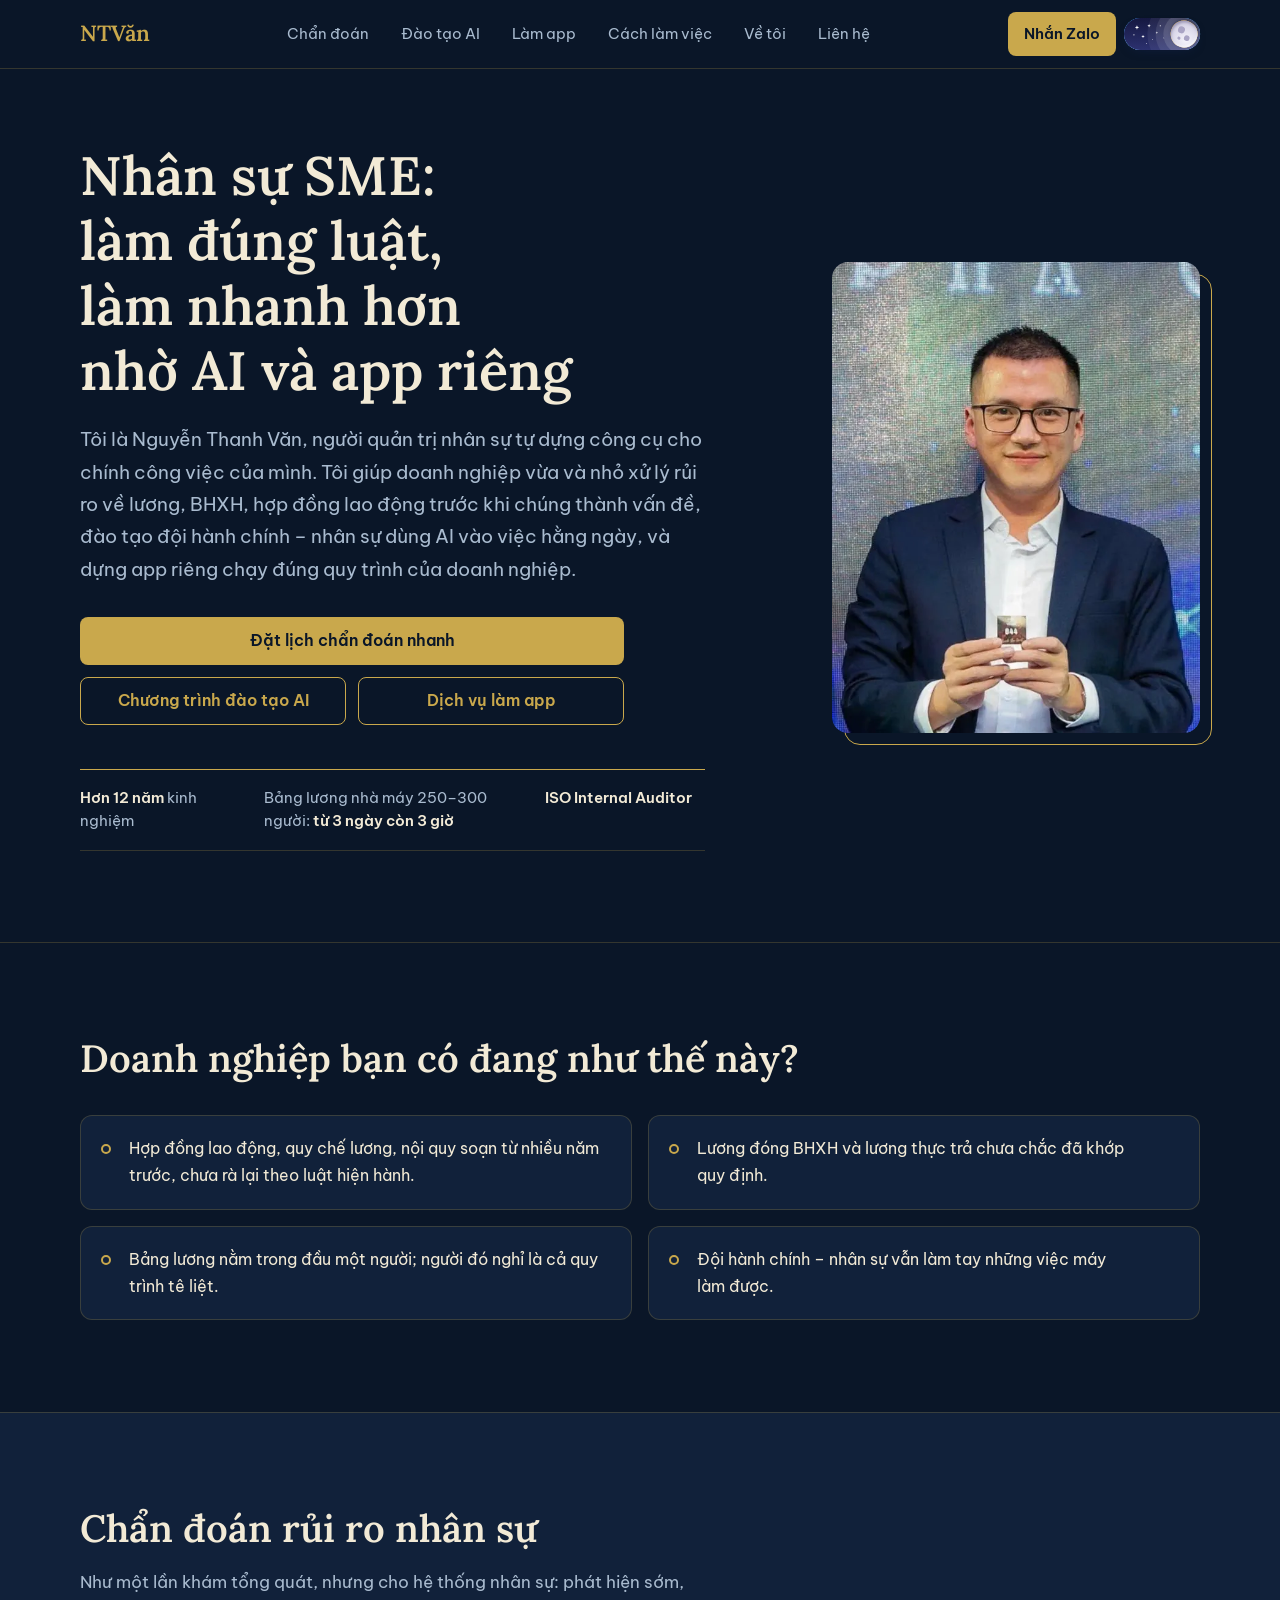
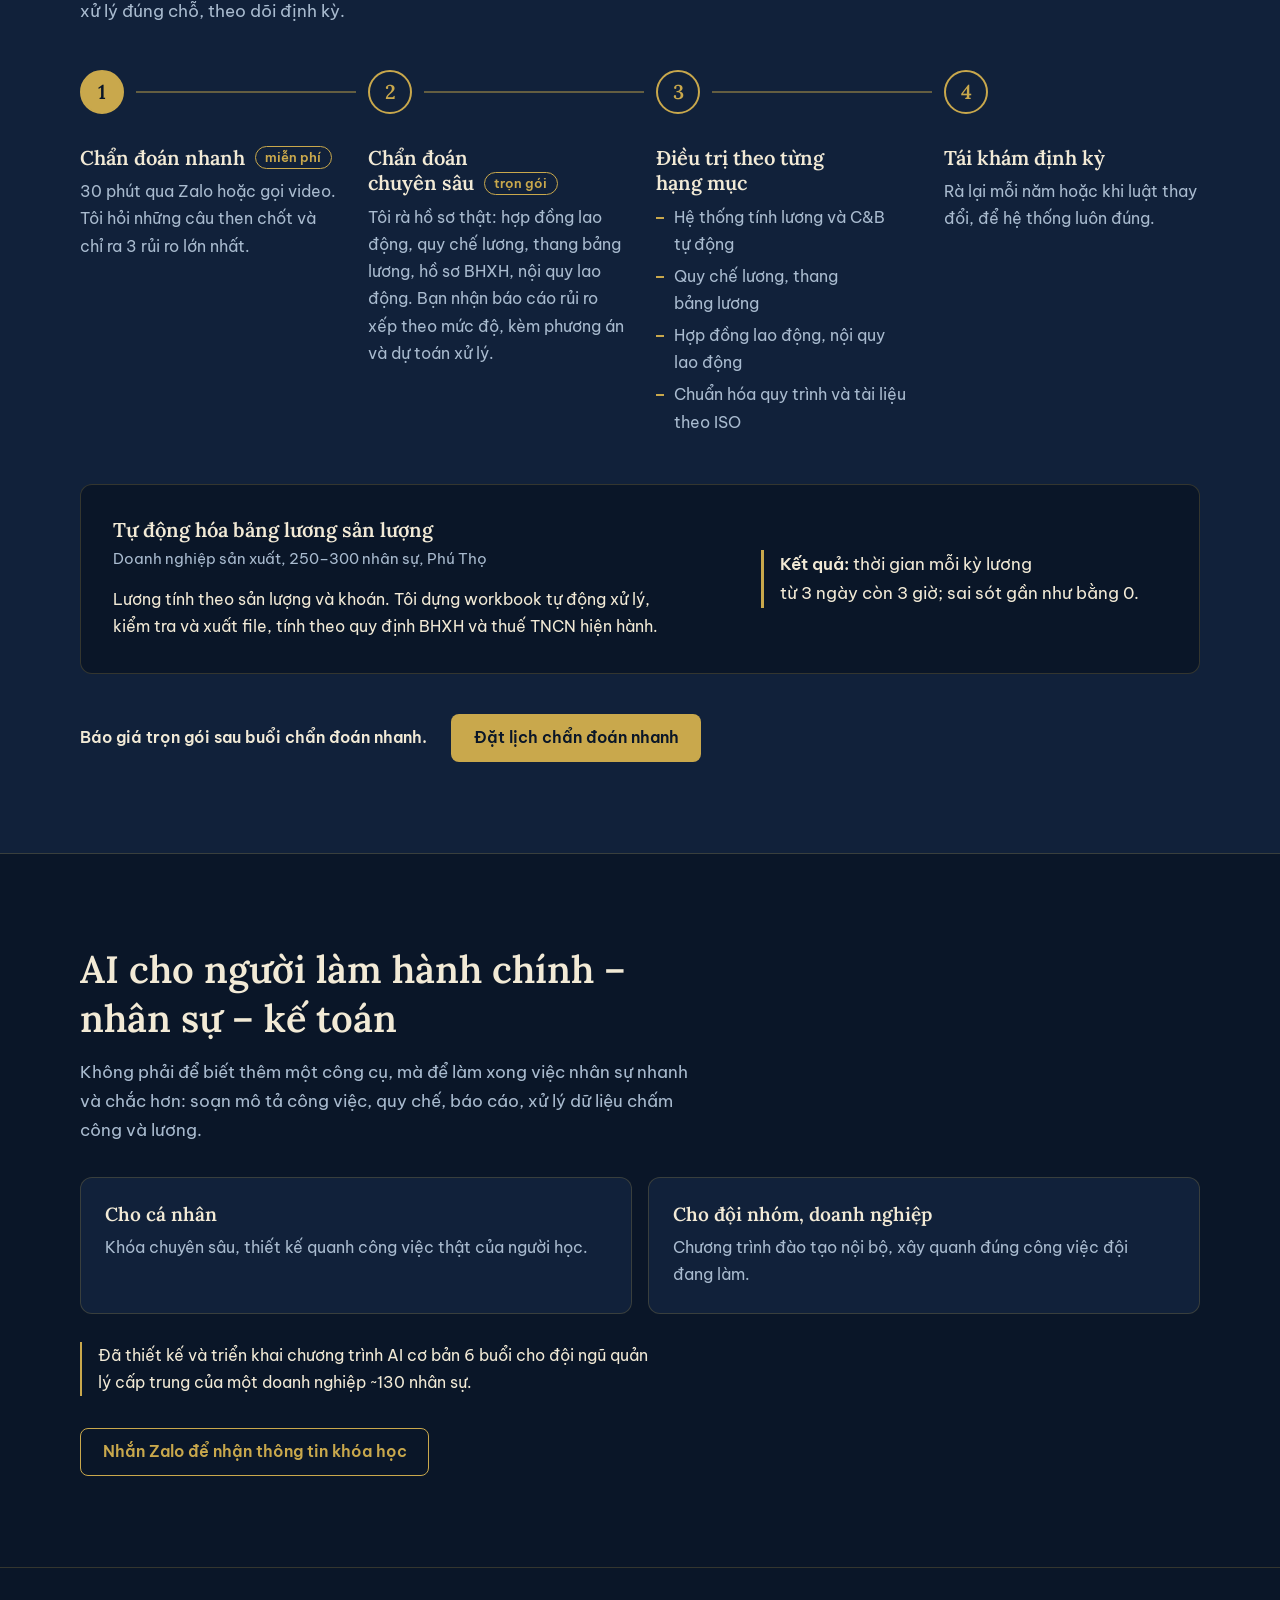
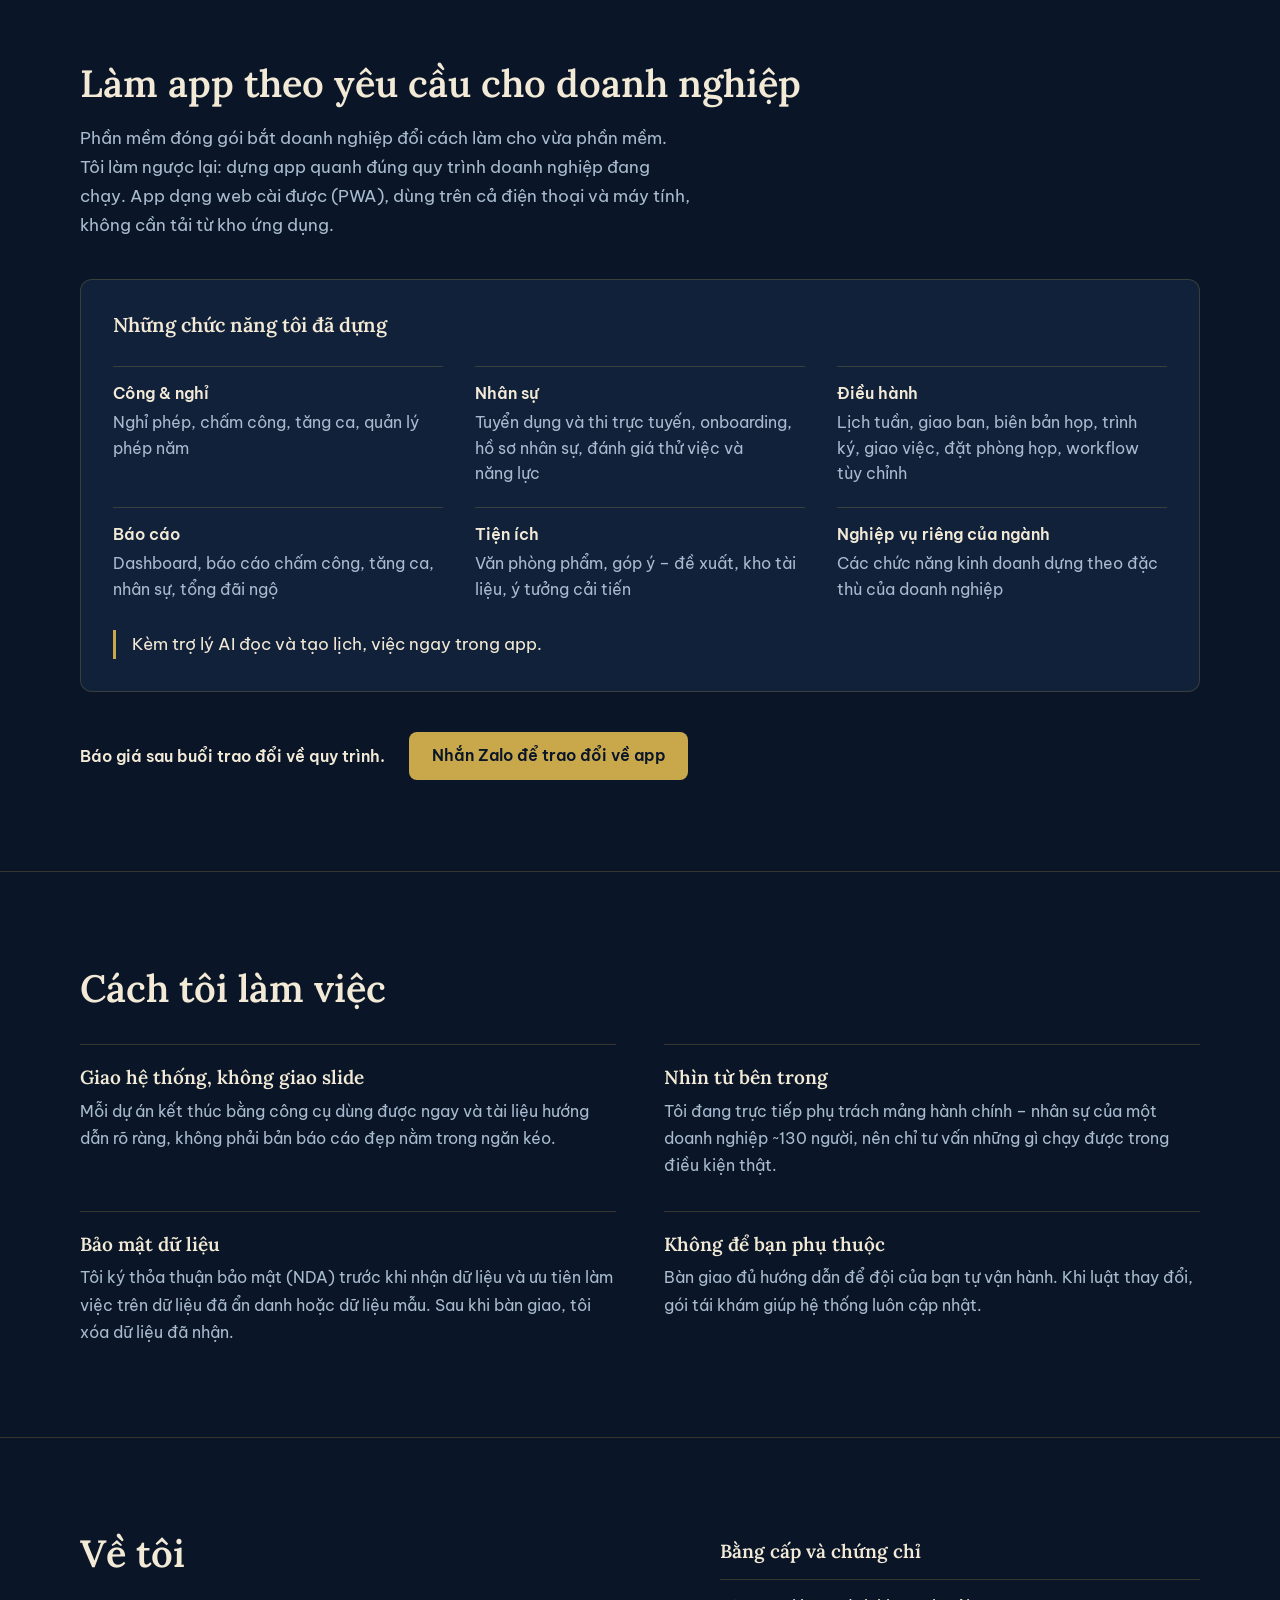
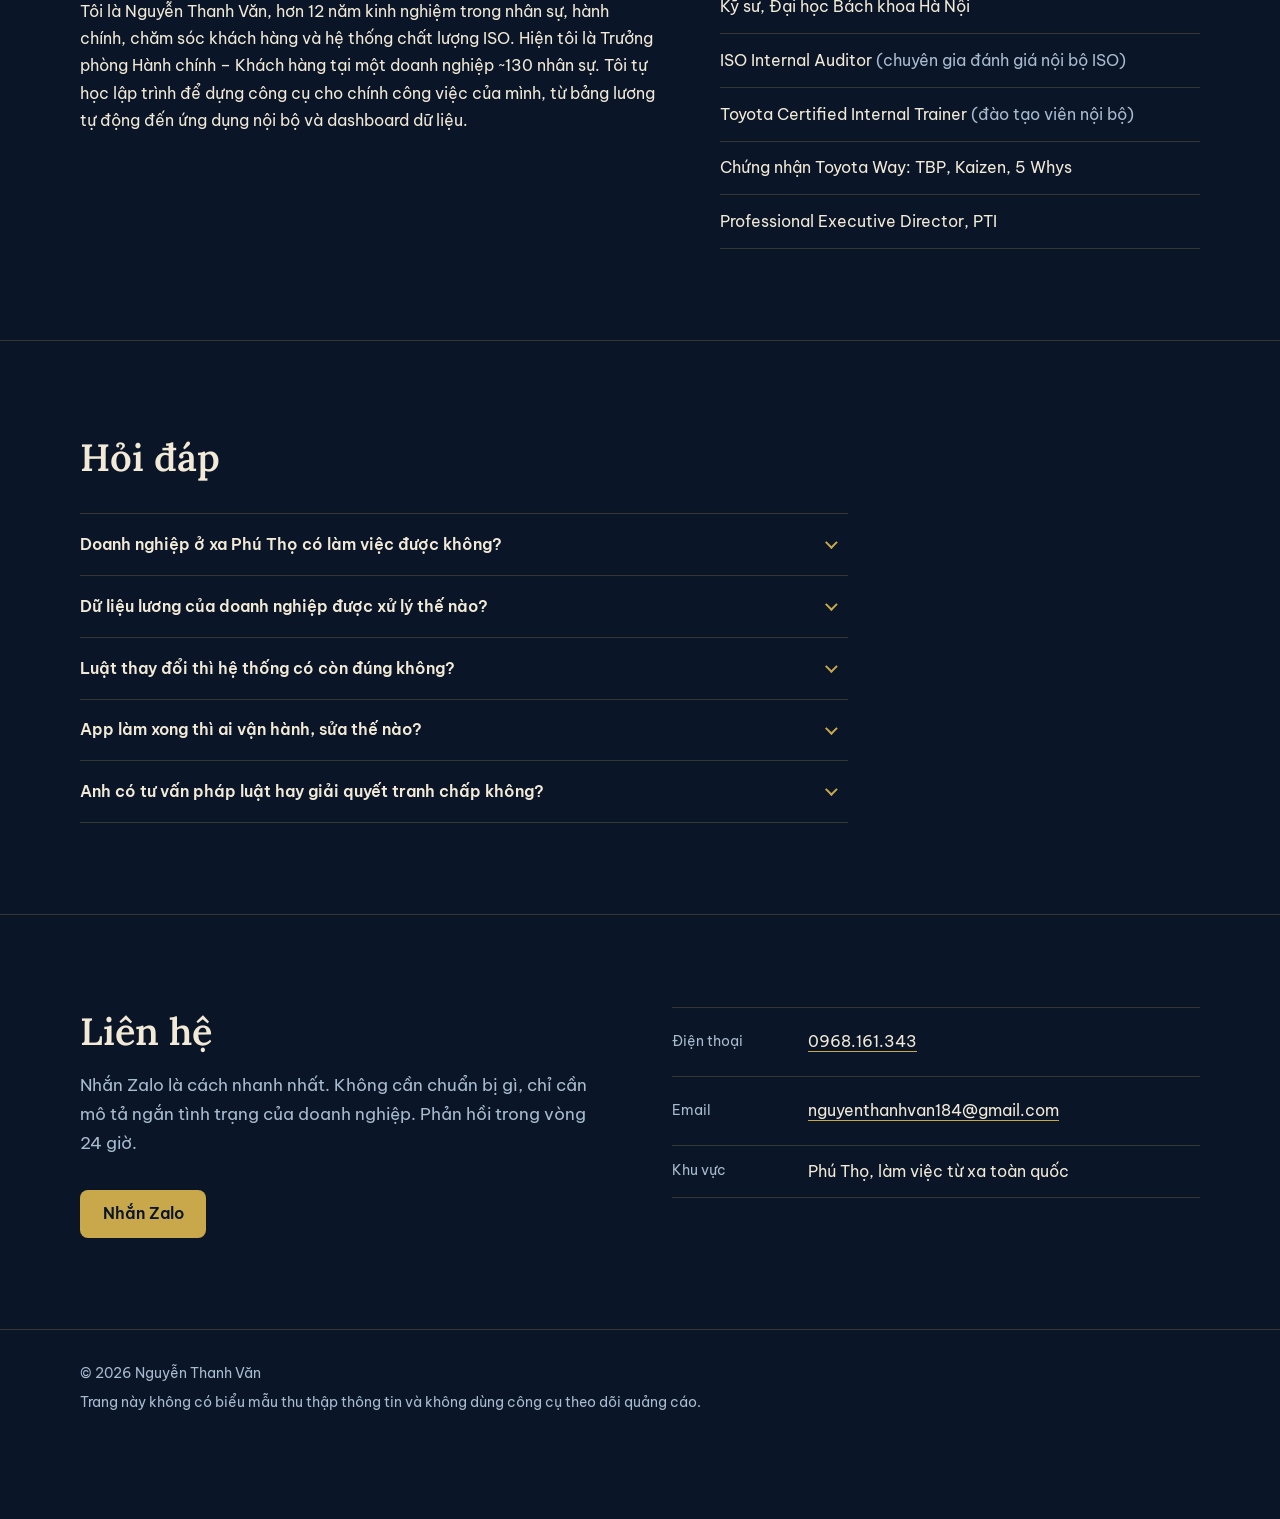
<file: index.html>
<!DOCTYPE html>
<html lang="vi">
<head>
<meta charset="UTF-8">
<meta name="viewport" content="width=device-width, initial-scale=1">
<title>Nguyễn Thanh Văn | Chẩn đoán rủi ro nhân sự &amp; AI cho SME</title>
<meta name="description" content="Chẩn đoán, xử lý rủi ro lương, BHXH, hợp đồng lao động cho SME. Đào tạo AI cho người làm hành chính – nhân sự – kế toán. Làm app theo yêu cầu cho doanh nghiệp.">
<meta name="author" content="Nguyễn Thanh Văn">
<meta name="theme-color" content="#0a1628">
<link rel="canonical" href="https://nguyenthanhvan.com.vn/">

<!-- Chia sẻ lên Facebook, Zalo, X -->
<meta property="og:type" content="website">
<meta property="og:locale" content="vi_VN">
<meta property="og:site_name" content="Nguyễn Thanh Văn">
<meta property="og:url" content="https://nguyenthanhvan.com.vn/">
<meta property="og:title" content="Nguyễn Thanh Văn | Chẩn đoán rủi ro nhân sự &amp; AI cho SME">
<meta property="og:description" content="Chẩn đoán, xử lý rủi ro lương, BHXH, hợp đồng lao động cho SME. Đào tạo AI cho người làm hành chính – nhân sự – kế toán. Làm app theo yêu cầu cho doanh nghiệp.">
<meta property="og:image" content="https://nguyenthanhvan.com.vn/img/og-image-2.jpg">
<meta property="og:image:type" content="image/jpeg">
<meta property="og:image:width" content="1200">
<meta property="og:image:height" content="630">
<meta property="og:image:alt" content="Nguyễn Thanh Văn – Nhân sự SME: làm đúng luật, làm nhanh hơn nhờ AI và app riêng">
<meta name="twitter:card" content="summary_large_image">
<meta name="twitter:title" content="Nguyễn Thanh Văn | Chẩn đoán rủi ro nhân sự &amp; AI cho SME">
<meta name="twitter:description" content="Chẩn đoán, xử lý rủi ro lương, BHXH, hợp đồng lao động cho SME. Đào tạo AI cho người làm hành chính – nhân sự – kế toán. Làm app theo yêu cầu cho doanh nghiệp.">
<meta name="twitter:image" content="https://nguyenthanhvan.com.vn/img/og-image-2.jpg">
<meta name="twitter:image:alt" content="Nguyễn Thanh Văn – Nhân sự SME: làm đúng luật, làm nhanh hơn nhờ AI và app riêng">

<link rel="icon" type="image/svg+xml" href="/img/favicon.svg">
<link rel="preconnect" href="https://fonts.googleapis.com">
<link rel="preconnect" href="https://fonts.gstatic.com" crossorigin>
<link rel="stylesheet" href="https://fonts.googleapis.com/css2?family=Be+Vietnam+Pro:wght@400;600&family=Lora:wght@600&display=swap">

<style>
/* ===== Token màu: tối là mặc định, sáng định nghĩa lại cùng bộ token ===== */
:root{
  --bg:#0a1628;
  --surface:#11213a;
  --text:#f2ead6;
  --muted:#a9bbcf;
  --accent:#c9a84c;
  --line:rgba(201,168,76,.22);
  color-scheme:dark;
}
:root[data-theme="light"]{
  --bg:#f6f2ea;
  --surface:#fffdf8;
  --text:#1a2535;
  --muted:#44566b;
  --accent:#8a5d16;
  --line:#ddd3c1;
  color-scheme:light;
}

/* ===== Nền tảng ===== */
*,*::before,*::after{box-sizing:border-box}
html{-webkit-text-size-adjust:100%;text-size-adjust:100%}
body{margin:0;background:var(--bg);color:var(--text);font-family:"Be Vietnam Pro",system-ui,-apple-system,"Segoe UI",Roboto,sans-serif;font-size:1rem;line-height:1.7;-webkit-font-smoothing:antialiased}
img,svg{display:block;max-width:100%}
img{height:auto}
h1,h2,h3{margin:0;font-family:Lora,Georgia,"Times New Roman",serif;font-weight:600;line-height:1.28;text-wrap:balance}
p,ul,ol,dl,dd{margin:0}
p,li{text-wrap:pretty}
a{color:inherit}
strong{font-weight:600}
::selection{background:var(--accent);color:var(--bg)}
:focus-visible{outline:3px solid var(--accent);outline-offset:3px}
main:focus{outline:none}
.sr-only{position:absolute;width:1px;height:1px;padding:0;margin:-1px;overflow:hidden;clip:rect(0,0,0,0);white-space:nowrap;border:0}
.skip{position:absolute;left:1rem;top:-10rem;z-index:100;padding:.75rem 1rem;border-radius:.5rem;background:var(--accent);color:var(--bg);font-weight:600;text-decoration:none}
.skip:focus{top:1rem}
.nw{white-space:nowrap}
.wrap{width:min(100% - 2rem,70rem);margin-inline:auto}
@media (min-width:48em){.wrap{width:min(100% - 3rem,70rem)}}

/* ===== Nút ===== */
.btn{display:inline-flex;align-items:center;justify-content:center;max-width:100%;min-height:3rem;padding:.7rem 1.35rem;border:1px solid transparent;border-radius:.5rem;font:inherit;font-weight:600;line-height:1.35;text-align:center;text-wrap:balance;text-decoration:none;cursor:pointer;transition:background-color .2s,border-color .2s,color .2s}
.btn-primary{background:var(--accent);color:var(--bg)}
.btn-primary:hover{background:color-mix(in srgb,var(--accent) 86%,var(--text))}
.btn-ghost{border-color:var(--accent);color:var(--accent)}
.btn-ghost:hover{background:color-mix(in srgb,var(--accent) 14%,transparent)}
.btn-sm{min-height:2.75rem;padding:.45rem .95rem;font-size:.9375rem}
.icon-btn{display:inline-flex;align-items:center;justify-content:center;width:2.75rem;height:2.75rem;padding:0;border:1px solid var(--line);border-radius:.5rem;background:transparent;color:var(--text);cursor:pointer}
.icon-btn:hover{border-color:var(--accent)}
.icon-btn svg{width:1.25rem;height:1.25rem}

/* ===== Header ===== */
.site-header{border-bottom:1px solid var(--line)}
.header-inner{display:flex;align-items:center;gap:.5rem;min-height:4.25rem}
.logo{margin-right:auto;padding:.5rem 0;font-family:Lora,Georgia,serif;font-size:1.375rem;font-weight:600;color:var(--accent);text-decoration:none}
.nav-desktop{display:none}
.nav-desktop ul,.nav-mobile ul{margin:0;padding:0;list-style:none}
.header-actions{display:flex;align-items:center;gap:.5rem}
:root:not(.js) .theme-toggle{visibility:hidden}

/* ===== Công tắc ngày/đêm =====
   Lucian UX/UI Prompt #447 · MIT License (c) 2026 Seokwoooo · https://lucianlabs.dev/uxui-prompt/#447
   Hình và chuyển động giữ nguyên bản gốc (176×74px); thu nhỏ cả khối bằng --s để vừa header.
   Màu nằm trong công tắc, không phụ thuộc giao diện trang. */
.u447-b{--s:.4324;--ease:cubic-bezier(.2,.8,.2,1);--spring:cubic-bezier(.34,1.45,.64,1);position:relative;flex:none;width:calc(176px * var(--s));height:2.75rem;padding:0;border:0;background:transparent;cursor:pointer;-webkit-tap-highlight-color:transparent;transition:transform .45s var(--spring)}
.u447-b:active{transform:scale(.97)}
.u447-b:focus-visible{outline:none}
.u447-t{position:absolute;left:0;top:50%;width:176px;height:74px;border-radius:37px;overflow:hidden;isolation:isolate;background:#4FA8F7;box-shadow:inset 0 3px 7px rgba(0,0,0,.28),inset 0 -1px 2px rgba(255,255,255,.25),0 0 0 1px rgba(0,0,0,.06),0 10px 24px -14px rgba(20,40,90,.55);transform:translateY(-50%) scale(var(--s));transform-origin:left center}
.u447-b:focus-visible .u447-t{outline:calc(2px / var(--s)) solid var(--accent);outline-offset:calc(4px / var(--s))}
.u447-t>*{position:absolute;pointer-events:none}
.u447-sky{inset:0;background:linear-gradient(180deg,#3E97EC,#86C8FF);transition:opacity .6s}
.u447-ngt{inset:0;opacity:0;background:linear-gradient(180deg,#151840,#2C3170);transition:opacity .6s}
.u447-halo{left:6px;top:6px;width:62px;height:62px;transition:transform .75s var(--spring)}
.u447-halo i{position:absolute;left:50%;top:50%;border-radius:50%;background:rgba(255,255,255,.12);transform:translate(-50%,-50%)}
.u447-halo i:nth-child(1){width:96px;height:96px}
.u447-halo i:nth-child(2){width:132px;height:132px;background:rgba(255,255,255,.09)}
.u447-halo i:nth-child(3){width:170px;height:170px;background:rgba(255,255,255,.06)}
.u447-cl{right:-14px;bottom:-16px;width:136px;height:68px;transition:transform .6s var(--ease) .05s}
.u447-cl g{animation:u447-drift 7s ease-in-out infinite alternate}
.u447-cl g+g{animation-duration:5.5s}
@keyframes u447-drift{to{transform:translateX(-5px)}}
.u447-sr{left:16px;top:8px;width:90px;height:58px;opacity:0;transform:translateY(-36px);transition:transform .6s var(--ease),opacity .4s}
.u447-sr path,.u447-sr circle{fill:#FFFFFF;transform-box:fill-box;transform-origin:center;animation:u447-tw 2.4s ease-in-out infinite}
.u447-sr :nth-child(2n){animation-delay:-.8s}
.u447-sr :nth-child(3n){animation-delay:-1.6s}
@keyframes u447-tw{50%{opacity:.45;transform:scale(.7)}}
.u447-th{left:6px;top:6px;width:62px;height:62px;border-radius:50%;background:radial-gradient(circle at 35% 30%,#FFE27A,#FFC21F 60%,#F2A900);box-shadow:0 4px 8px rgba(0,0,0,.28),inset -3px -4px 6px rgba(190,110,0,.35),inset 3px 3px 5px rgba(255,255,255,.45);transition:transform .75s var(--spring)}
.u447-th::before{content:"";position:absolute;inset:0;border-radius:50%;background:radial-gradient(circle at 35% 30%,#F4F3FA,#D6D3E6 65%,#B9B5CF);box-shadow:inset -3px -4px 6px rgba(70,64,110,.35),inset 3px 3px 5px rgba(255,255,255,.6);opacity:0;transition:opacity .45s .1s}
.u447-th svg{position:absolute;inset:0;width:62px;height:62px}
.u447-th circle{fill:#A9A4C4;opacity:0;transform-box:fill-box;transform-origin:center;transform:scale(0);transition:opacity .3s,transform .5s var(--spring)}
.u447-th circle:nth-child(2){transition-delay:.06s}
.u447-th circle:nth-child(3){transition-delay:.12s}
.u447-b[aria-checked="true"] .u447-ngt{opacity:1}
.u447-b[aria-checked="true"] .u447-halo{transform:translateX(102px)}
.u447-b[aria-checked="true"] .u447-th{transform:translateX(102px) rotate(200deg)}
.u447-b[aria-checked="true"] .u447-th::before{opacity:1}
.u447-b[aria-checked="true"] .u447-th circle{opacity:1;transform:none;transition-delay:.25s}
.u447-b[aria-checked="true"] .u447-cl{transform:translateY(56px);transition-delay:0s}
.u447-b[aria-checked="true"] .u447-sr{opacity:1;transform:none;transition-delay:.15s}
.u447-b.is-init *,.u447-b.is-init *::before{transition:none!important}
@media (prefers-reduced-motion:reduce){.u447-b *{animation:none!important}}
.nav-mobile{position:relative}
.nav-mobile summary{list-style:none}
.nav-mobile summary::-webkit-details-marker{display:none}
.nav-mobile .i-close,.nav-mobile[open] .i-menu{display:none}
.nav-mobile[open] .i-close{display:block}
.nav-mobile nav{position:absolute;right:0;top:calc(100% + .5rem);z-index:20;min-width:15rem;padding:.5rem;background:var(--surface);border:1px solid var(--line);border-radius:.75rem;box-shadow:0 16px 40px rgb(0 0 0 / .28)}
.nav-mobile a{display:flex;align-items:center;min-height:3rem;padding:0 1rem;border-radius:.5rem;text-decoration:none}
.nav-mobile a:hover{background:color-mix(in srgb,var(--accent) 12%,transparent)}
@media (min-width:60em){
  .logo{margin-right:0}
  .nav-desktop{display:block;margin-inline:auto}
  .nav-desktop ul{display:flex;gap:1rem}
  .nav-desktop a{display:inline-block;padding:.75rem .5rem;color:var(--muted);font-size:.9375rem;text-decoration:none}
  .nav-desktop a:hover{color:var(--text)}
  .nav-mobile{display:none}
}

/* ===== Hero ===== */
.hero{padding:clamp(2.5rem,1.5rem + 4vw,5rem) 0 clamp(3.5rem,2.5rem + 4vw,6rem)}
.hero-grid{display:grid;gap:2.75rem}
.hero h1{max-width:17em;font-size:clamp(1.9375rem,1.2rem + 3.3vw,3.375rem);line-height:1.2}
.lead{max-width:36em;margin-top:1.25rem;color:var(--muted);font-size:clamp(1.0625rem,1rem + .25vw,1.1875rem)}
.actions{display:grid;gap:.75rem;max-width:34rem;margin-top:2rem}
.actions .btn-primary{grid-column:1/-1}
.proof{position:relative;display:grid;margin-top:2.75rem;padding:0;list-style:none;border-top:1px solid var(--line)}
.proof::before{content:"";position:absolute;left:0;right:0;top:-1px;height:1px;background:var(--accent);transform-origin:left}
.proof li{padding:.9rem 0;border-bottom:1px solid var(--line);color:var(--muted);font-size:.9375rem;line-height:1.55}
.proof strong{color:var(--text)}
.hero-photo{position:relative;isolation:isolate;width:min(100% - .75rem,17rem)}
.hero-photo::before{content:"";position:absolute;inset:0;z-index:-1;border:1px solid var(--accent);border-radius:1rem;transform:translate(.75rem,.75rem)}
.hero-photo picture{display:block}
.hero-photo img{width:100%;border-radius:1rem;background:var(--surface)}
@media (min-width:30em){.actions{grid-template-columns:repeat(2,minmax(0,1fr))}}
@media (min-width:56em){
  .hero-grid{grid-template-columns:minmax(0,1.45fr) minmax(0,1fr);align-items:center;gap:4rem}
  .proof{grid-template-columns:minmax(0,1fr) minmax(0,1.6fr) minmax(0,1fr);gap:1.5rem;border-bottom:1px solid var(--line)}
  .proof li{padding:1rem 0 1.1rem;border-bottom:0}
  .hero-photo{justify-self:end;width:min(100% - .75rem,23rem)}
}

/* ===== Khung chung của các mục ===== */
.section{padding:clamp(3.5rem,2.5rem + 4vw,6rem) 0;border-top:1px solid var(--line)}
.band{background:var(--surface);border-block:1px solid var(--line)}
.band + .section{border-top:0}
.section h2{max-width:22em;font-size:clamp(1.625rem,1.2rem + 1.7vw,2.375rem)}
.section-lead{max-width:36em;margin-top:1rem;color:var(--muted);font-size:1.0625rem}
.section-cta{margin-top:2rem}

/* ===== Vấn đề thường gặp ===== */
.problems{display:grid;gap:1rem;margin-top:2rem;padding:0;list-style:none}
@media (min-width:40em){.problems{grid-template-columns:repeat(2,minmax(0,1fr))}}
.problems li{position:relative;padding:1.2rem 1.25rem 1.2rem 3rem;background:var(--surface);border:1px solid var(--line);border-radius:.75rem}
.problems li::before{content:"";position:absolute;left:1.25rem;top:1.75rem;width:.625rem;height:.625rem;border:2px solid var(--accent);border-radius:50%}

/* ===== Thang chẩn đoán: điểm nhấn duy nhất của trang ===== */
.ladder{display:grid;margin-top:2.75rem;padding:0;list-style:none;counter-reset:buoc}
.step{position:relative;padding:0 0 2.25rem 4rem;counter-increment:buoc}
.step:last-child{padding-bottom:0}
.step::before{content:counter(buoc);position:absolute;left:0;top:0;display:flex;align-items:center;justify-content:center;width:2.75rem;height:2.75rem;border:2px solid var(--accent);border-radius:50%;background:var(--surface);color:var(--accent);font-family:Lora,Georgia,serif;font-size:1.25rem;font-weight:600;line-height:1}
.step:first-child::before{background:var(--accent);color:var(--bg)}
.step:not(:last-child)::after{content:"";position:absolute;left:calc(1.375rem - 1px);top:3.25rem;bottom:.5rem;width:2px;background:var(--accent);opacity:.45}
.step h3{padding-top:.4rem;font-size:1.25rem;text-wrap:pretty}
.step p,.step ul{max-width:36em;margin-top:.5rem;color:var(--muted)}
.tag{display:inline-block;margin-left:.3rem;padding:0 .6rem;border:1px solid var(--accent);border-radius:999px;color:var(--accent);font-family:"Be Vietnam Pro",system-ui,sans-serif;font-size:.8125rem;font-weight:600;line-height:1.65;vertical-align:.2em;white-space:nowrap}
.checklist{padding:0;list-style:none}
.checklist li{position:relative;padding-left:1.15rem}
.checklist li+li{margin-top:.3rem}
.checklist li::before{content:"";position:absolute;left:0;top:.8em;width:.5rem;height:2px;background:var(--accent)}
@media (min-width:60em){
  .ladder{grid-template-columns:repeat(4,minmax(0,1fr));gap:2rem}
  .step{padding:4.25rem 0 0}
  .step:not(:last-child)::after{left:3.5rem;right:-1.25rem;top:calc(1.375rem - 1px);bottom:auto;width:auto;height:2px}
}

/* ===== Case bảng lương ===== */
.case{display:grid;gap:1.25rem;margin-top:3rem;padding:1.5rem;background:var(--bg);border:1px solid var(--line);border-radius:.75rem}
.case h3{font-size:1.25rem}
.case-meta{margin-top:.25rem;color:var(--muted);font-size:.9375rem}
.case-text{max-width:36em;margin-top:.9rem}
.case-result{max-width:36em;padding-left:1rem;border-left:3px solid var(--accent);font-size:1.0625rem}
.ladder-cta{display:flex;flex-wrap:wrap;align-items:center;gap:1rem 1.5rem;margin-top:2.5rem}
.ladder-cta p{font-weight:600}
@media (min-width:48em){.case{grid-template-columns:minmax(0,3fr) minmax(0,2fr);align-items:center;gap:2.5rem;padding:2rem}}

/* ===== Đào tạo AI ===== */
.offers{display:grid;gap:1rem;margin-top:2rem}
.offer{padding:1.5rem;background:var(--surface);border:1px solid var(--line);border-radius:.75rem}
.offer h3{font-size:1.1875rem}
.offer p{max-width:36em;margin-top:.5rem;color:var(--muted)}
.proof-note{max-width:36em;margin-top:1.75rem;padding-left:1rem;border-left:2px solid var(--accent)}
@media (min-width:40em){.offers{grid-template-columns:repeat(2,minmax(0,1fr))}}

/* ===== Làm app theo yêu cầu ===== */
.app-case{margin-top:2.5rem;padding:1.5rem;background:var(--surface);border:1px solid var(--line);border-radius:.75rem}
.app-case h3{font-size:1.25rem}
.modules{display:grid;gap:1.25rem 2rem;margin-top:1.75rem;padding:0;list-style:none}
.modules li{padding-top:.9rem;border-top:1px solid var(--line);color:var(--muted);line-height:1.6}
.modules strong{display:block;margin-bottom:.2rem;color:var(--text)}
.app-case .case-result{margin-top:1.75rem}
@media (min-width:40em){.modules{grid-template-columns:repeat(2,minmax(0,1fr))}}
@media (min-width:60em){.app-case{padding:2rem}.modules{grid-template-columns:repeat(3,minmax(0,1fr))}}

/* ===== Cách tôi làm việc ===== */
.principles{display:grid;gap:2rem 3rem;margin-top:2rem;padding:0;list-style:none}
.principles li{padding-top:1.25rem;border-top:1px solid var(--line)}
.principles h3{font-size:1.1875rem}
.principles p{max-width:34em;margin-top:.5rem;color:var(--muted)}
@media (min-width:48em){.principles{grid-template-columns:repeat(2,minmax(0,1fr))}}

/* ===== Về tôi ===== */
.about-grid{display:grid;gap:2.5rem}
.about-bio p{max-width:36em;margin-top:1.25rem}
.about-grid h3{font-size:1.1875rem}
.creds{margin-top:1rem;padding:0;list-style:none;border-top:1px solid var(--line)}
.creds li{padding:.8rem 0;border-bottom:1px solid var(--line)}
.creds .note{color:var(--muted)}
@media (min-width:56em){.about-grid{grid-template-columns:minmax(0,1.2fr) minmax(0,1fr);align-items:start;gap:4rem}.about-grid h3{padding-top:.6rem}}

/* ===== Hỏi đáp ===== */
.faq{max-width:48rem;margin-top:2rem;border-top:1px solid var(--line)}
.faq details{border-bottom:1px solid var(--line)}
.faq summary{position:relative;display:block;padding:1.05rem 2.75rem 1.05rem 0;font-weight:600;cursor:pointer;list-style:none}
.faq summary::-webkit-details-marker{display:none}
.faq summary::after{content:"";position:absolute;right:.75rem;top:1.5rem;width:.55rem;height:.55rem;border-right:2px solid var(--accent);border-bottom:2px solid var(--accent);transform:rotate(45deg);transition:transform .2s}
.faq details[open] summary::after{top:1.8rem;transform:rotate(-135deg)}
.faq details p{max-width:34em;padding-bottom:1.25rem;color:var(--muted)}

/* ===== Liên hệ ===== */
.contact-grid{display:grid;gap:2.5rem}
.contact-grid .section-lead{max-width:34em}
.contact-list{border-top:1px solid var(--line)}
.contact-list div{display:grid;gap:.1rem;padding:.75rem 0;border-bottom:1px solid var(--line)}
.contact-list dt{color:var(--muted);font-size:.875rem}
.contact-list dd a{display:inline-flex;align-items:center;min-height:2.75rem;text-decoration:underline;text-decoration-color:var(--accent);text-decoration-thickness:1px;text-underline-offset:.25em;overflow-wrap:anywhere}
.contact-list dd a:hover{color:var(--accent)}
@media (min-width:30em){.contact-list div{grid-template-columns:7.5rem minmax(0,1fr);align-items:center;gap:1rem}}
@media (min-width:56em){.contact-grid{grid-template-columns:repeat(2,minmax(0,1fr));align-items:start;gap:4rem}}

/* ===== Footer và nút Zalo nổi ===== */
.site-footer{padding:2rem 0 6.5rem;border-top:1px solid var(--line);color:var(--muted);font-size:.875rem}
.site-footer p+p{margin-top:.35rem}
.fab{position:fixed;right:max(1rem,env(safe-area-inset-right));bottom:max(1rem,env(safe-area-inset-bottom));z-index:30;display:inline-flex;align-items:center;gap:.45rem;min-height:3.25rem;padding:0 1.15rem 0 .95rem;border-radius:999px;background:var(--accent);color:var(--bg);font-weight:600;text-decoration:none;box-shadow:0 10px 28px rgb(0 0 0 / .32);transition:opacity .2s,visibility .2s,background-color .2s}
.fab.is-hidden{opacity:0;visibility:hidden}
.fab:hover{background:color-mix(in srgb,var(--accent) 86%,var(--text))}
.fab svg{width:1.5rem;height:1.5rem;fill:currentColor}

/* ===== Chuyển động: một khoảnh khắc duy nhất khi tải hero ===== */
@media (prefers-reduced-motion:no-preference){
  html{scroll-behavior:smooth}
  .proof::before{animation:draw 1.1s .15s cubic-bezier(.2,.7,.2,1) both}
  .proof li{animation:rise .7s cubic-bezier(.2,.7,.2,1) both}
  .proof li:nth-child(1){animation-delay:.35s}
  .proof li:nth-child(2){animation-delay:.47s}
  .proof li:nth-child(3){animation-delay:.59s}
  .hero-photo::before{animation:settle 1s .2s cubic-bezier(.2,.7,.2,1) both}
}
@media (prefers-reduced-motion:reduce){*,*::before,*::after{transition:none!important}}
@keyframes draw{from{transform:scaleX(0)}to{transform:scaleX(1)}}
@keyframes rise{from{opacity:0;transform:translateY(.6rem)}to{opacity:1;transform:none}}
@keyframes settle{from{opacity:0;transform:translate(0,0)}to{opacity:1;transform:translate(.75rem,.75rem)}}

/* ===== In ===== */
@media print{
  :root,:root[data-theme="light"]{--bg:#fff;--surface:#fff;--text:#000;--muted:#333;--accent:#6b4a12;--line:#ccc}
  .skip,.header-actions,.nav-desktop,.fab{display:none!important}
}
</style>
</head>
<body>
<a class="skip" href="#main">Bỏ qua, tới nội dung chính</a>

<header class="site-header">
  <div class="wrap header-inner">
    <a class="logo" href="#top">NTVăn</a>
    <nav class="nav-desktop" aria-label="Menu chính">
      <ul>
        <li><a href="#chan-doan">Chẩn đoán</a></li>
        <li><a href="#dao-tao-ai">Đào tạo AI</a></li>
        <li><a href="#lam-app">Làm app</a></li>
        <li><a href="#cach-lam-viec">Cách làm việc</a></li>
        <li><a href="#about">Về tôi</a></li>
        <li><a href="#contact">Liên hệ</a></li>
      </ul>
    </nav>
    <div class="header-actions">
      <a class="btn btn-primary btn-sm" href="https://zalo.me/0968161343" target="_blank" rel="noopener">Nhắn Zalo</a>
      <button class="u447-b theme-toggle" type="button" role="switch" aria-checked="true" aria-label="Giao diện tối">
        <span class="u447-t">
          <span class="u447-sky"></span>
          <span class="u447-ngt"></span>
          <svg class="u447-sr" viewBox="0 0 90 58" aria-hidden="true" focusable="false"><path d="M14 9Q14 14 19 14Q14 14 14 19Q14 14 9 14Q14 14 14 9Z"/><path d="M42 6Q42 10 46 10Q42 10 42 14Q42 10 38 10Q42 10 42 6Z"/><path d="M28 31Q28 35 32 35Q28 35 28 39Q28 35 24 35Q28 35 28 31Z"/><path d="M60 23Q60 26 63 26Q60 26 60 29Q60 26 57 26Q60 26 60 23Z"/><circle cx="7" cy="31" r="1.3"/><circle cx="50" cy="42" r="1.1"/><circle cx="68" cy="10" r="1.3"/><circle cx="36" cy="51" r="1"/><circle cx="76" cy="38" r="1"/></svg>
          <span class="u447-halo"><i></i><i></i><i></i></span>
          <svg class="u447-cl" viewBox="0 0 136 68" aria-hidden="true" focusable="false"><g fill="#CFE7FF"><circle cx="34" cy="46" r="18"/><circle cx="58" cy="36" r="20"/><circle cx="86" cy="40" r="18"/><circle cx="110" cy="28" r="21"/><circle cx="132" cy="40" r="18"/></g><g fill="#FFFFFF"><circle cx="22" cy="60" r="16"/><circle cx="46" cy="52" r="18"/><circle cx="74" cy="56" r="18"/><circle cx="98" cy="46" r="19"/><circle cx="124" cy="54" r="19"/></g></svg>
          <span class="u447-th"><svg viewBox="0 0 62 62" aria-hidden="true" focusable="false"><circle cx="22" cy="24" r="6.5"/><circle cx="40" cy="38" r="8"/><circle cx="39" cy="18" r="3.6"/></svg></span>
        </span>
      </button>
      <details class="nav-mobile">
        <summary class="icon-btn">
          <span class="sr-only">Menu</span>
          <svg class="i-menu" viewBox="0 0 24 24" fill="none" stroke="currentColor" stroke-width="1.8" stroke-linecap="round" aria-hidden="true" focusable="false"><path d="M4 7h16M4 12h16M4 17h16"/></svg>
          <svg class="i-close" viewBox="0 0 24 24" fill="none" stroke="currentColor" stroke-width="1.8" stroke-linecap="round" aria-hidden="true" focusable="false"><path d="M6 6l12 12M18 6 6 18"/></svg>
        </summary>
        <nav aria-label="Menu chính">
          <ul>
            <li><a href="#chan-doan">Chẩn đoán</a></li>
            <li><a href="#dao-tao-ai">Đào tạo AI</a></li>
            <li><a href="#lam-app">Làm app</a></li>
            <li><a href="#cach-lam-viec">Cách làm việc</a></li>
            <li><a href="#about">Về tôi</a></li>
            <li><a href="#contact">Liên hệ</a></li>
          </ul>
        </nav>
      </details>
    </div>
  </div>
</header>

<main id="main" tabindex="-1">

  <section class="hero" id="top" aria-labelledby="hero-title">
    <div class="wrap hero-grid">
      <div>
        <h1 id="hero-title"><span class="nw">Nhân sự SME:</span> <span class="nw">làm đúng luật,</span> <span class="nw">làm nhanh hơn</span> <span class="nw">nhờ AI</span> <span class="nw">và app riêng</span></h1>
        <p class="lead">Tôi là Nguyễn Thanh Văn, người quản trị nhân sự tự dựng công cụ cho chính công việc của mình. Tôi giúp doanh nghiệp vừa và nhỏ xử lý rủi ro về lương, BHXH, hợp đồng lao động trước khi chúng thành vấn đề, đào tạo đội hành chính – nhân sự dùng AI vào việc hằng ngày, và dựng app riêng chạy đúng quy trình của doanh nghiệp.</p>
        <div class="actions">
          <a class="btn btn-primary" href="https://zalo.me/0968161343" target="_blank" rel="noopener">Đặt lịch chẩn đoán nhanh</a>
          <a class="btn btn-ghost" href="#dao-tao-ai">Chương trình đào tạo AI</a>
          <a class="btn btn-ghost" href="#lam-app">Dịch vụ làm app</a>
        </div>
        <ul class="proof" role="list">
          <li><strong>Hơn 12 năm</strong> kinh nghiệm</li>
          <li>Bảng lương nhà máy <span class="nw">250–300</span> người: <strong class="nw">từ 3 ngày còn 3 giờ</strong></li>
          <li><strong lang="en">ISO Internal Auditor</strong></li>
        </ul>
      </div>
      <div class="hero-photo">
        <picture>
          <source type="image/webp" srcset="/img/avatar.webp">
          <img src="/img/avatar.jpg" width="600" height="768" alt="Chân dung Nguyễn Thanh Văn" fetchpriority="high" decoding="async">
        </picture>
      </div>
    </div>
  </section>

  <section class="section" id="van-de" aria-labelledby="van-de-title">
    <div class="wrap">
      <h2 id="van-de-title">Doanh nghiệp bạn có đang như thế này?</h2>
      <ul class="problems" role="list">
        <li>Hợp đồng lao động, quy chế lương, nội quy soạn từ nhiều năm trước, chưa rà lại theo luật hiện hành.</li>
        <li>Lương đóng BHXH và lương thực trả chưa chắc đã khớp quy định.</li>
        <li>Bảng lương nằm trong đầu một người; người đó nghỉ là cả quy trình tê liệt.</li>
        <li>Đội hành chính – nhân sự vẫn làm tay những việc máy làm được.</li>
      </ul>
    </div>
  </section>

  <section class="section band" id="chan-doan" aria-labelledby="chan-doan-title">
    <div class="wrap">
      <h2 id="chan-doan-title">Chẩn đoán rủi ro nhân sự</h2>
      <p class="section-lead">Như một lần khám tổng quát, nhưng cho hệ thống nhân sự: phát hiện sớm, xử lý đúng chỗ, theo dõi định kỳ.</p>
      <ol class="ladder" role="list">
        <li class="step">
          <h3>Chẩn đoán nhanh <span class="tag">miễn phí</span></h3>
          <p>30 phút qua Zalo hoặc gọi video. Tôi hỏi những câu then chốt và chỉ ra 3 rủi ro lớn nhất.</p>
        </li>
        <li class="step">
          <h3>Chẩn đoán <span class="nw">chuyên sâu</span> <span class="tag">trọn gói</span></h3>
          <p>Tôi rà hồ sơ thật: hợp đồng lao động, quy chế lương, thang bảng lương, hồ sơ BHXH, nội quy lao động. Bạn nhận báo cáo rủi ro xếp theo mức độ, kèm phương án và dự toán xử lý.</p>
        </li>
        <li class="step">
          <h3>Điều trị theo từng <span class="nw">hạng mục</span></h3>
          <ul class="checklist">
            <li>Hệ thống tính lương và C&amp;B tự động</li>
            <li>Quy chế lương, thang bảng lương</li>
            <li>Hợp đồng lao động, nội quy lao động</li>
            <li>Chuẩn hóa quy trình và tài liệu theo ISO</li>
          </ul>
        </li>
        <li class="step">
          <h3>Tái khám định kỳ</h3>
          <p>Rà lại mỗi năm hoặc khi luật thay đổi, để hệ thống luôn đúng.</p>
        </li>
      </ol>

      <article class="case" aria-labelledby="case-title">
        <div>
          <h3 id="case-title">Tự động hóa bảng lương sản lượng</h3>
          <p class="case-meta">Doanh nghiệp sản xuất, <span class="nw">250–300</span> nhân sự, Phú Thọ</p>
          <p class="case-text">Lương tính theo sản lượng và khoán. Tôi dựng workbook tự động xử lý, kiểm tra và xuất file, tính theo quy định BHXH và thuế TNCN hiện hành.</p>
        </div>
        <p class="case-result"><strong>Kết quả:</strong> thời gian mỗi kỳ lương <span class="nw">từ 3 ngày còn 3 giờ;</span> sai sót gần như bằng 0.</p>
      </article>

      <div class="ladder-cta">
        <p>Báo giá trọn gói sau buổi chẩn đoán nhanh.</p>
        <a class="btn btn-primary" href="https://zalo.me/0968161343" target="_blank" rel="noopener">Đặt lịch chẩn đoán nhanh</a>
      </div>
    </div>
  </section>

  <section class="section" id="dao-tao-ai" aria-labelledby="dao-tao-ai-title">
    <div class="wrap">
      <h2 id="dao-tao-ai-title">AI cho người làm <span class="nw">hành chính –</span> <span class="nw">nhân sự –</span> <span class="nw">kế toán</span></h2>
      <p class="section-lead">Không phải để biết thêm một công cụ, mà để làm xong việc nhân sự nhanh và chắc hơn: soạn mô tả công việc, quy chế, báo cáo, xử lý dữ liệu chấm công và lương.</p>
      <div class="offers">
        <div class="offer">
          <h3>Cho cá nhân</h3>
          <p>Khóa chuyên sâu, thiết kế quanh công việc thật của người học.</p>
        </div>
        <div class="offer">
          <h3>Cho đội nhóm, doanh nghiệp</h3>
          <p>Chương trình đào tạo nội bộ, xây quanh đúng công việc đội đang làm.</p>
        </div>
      </div>
      <p class="proof-note">Đã thiết kế và triển khai chương trình AI cơ bản 6 buổi cho đội ngũ quản lý cấp trung của một doanh nghiệp ~130 nhân sự.</p>
      <div class="section-cta">
        <a class="btn btn-ghost" href="https://zalo.me/0968161343" target="_blank" rel="noopener">Nhắn Zalo để nhận thông tin khóa học</a>
      </div>
    </div>
  </section>

  <section class="section" id="lam-app" aria-labelledby="lam-app-title">
    <div class="wrap">
      <h2 id="lam-app-title">Làm app <span class="nw">theo yêu cầu</span> <span class="nw">cho doanh nghiệp</span></h2>
      <p class="section-lead">Phần mềm đóng gói bắt doanh nghiệp đổi cách làm cho vừa phần mềm. Tôi làm ngược lại: dựng app quanh đúng quy trình doanh nghiệp đang chạy. App dạng web cài được (PWA), dùng trên cả điện thoại và máy tính, không cần tải từ kho ứng dụng.</p>

      <article class="app-case" aria-labelledby="app-case-title">
        <h3 id="app-case-title">Những chức năng tôi đã dựng</h3>
        <ul class="modules" role="list">
          <li><strong>Công &amp; nghỉ</strong>Nghỉ phép, chấm công, tăng ca, quản lý phép năm</li>
          <li><strong>Nhân sự</strong>Tuyển dụng và thi trực tuyến, onboarding, hồ sơ nhân sự, đánh giá thử việc và năng lực</li>
          <li><strong>Điều hành</strong>Lịch tuần, giao ban, biên bản họp, trình ký, giao việc, đặt phòng họp, workflow tùy chỉnh</li>
          <li><strong>Báo cáo</strong>Dashboard, báo cáo chấm công, tăng ca, nhân sự, tổng đãi ngộ</li>
          <li><strong>Tiện ích</strong>Văn phòng phẩm, góp ý – đề xuất, kho tài liệu, ý tưởng cải tiến</li>
          <li><strong>Nghiệp vụ riêng của ngành</strong>Các chức năng kinh doanh dựng theo đặc thù của doanh nghiệp</li>
        </ul>
        <p class="case-result">Kèm trợ lý AI đọc và tạo lịch, việc ngay trong app.</p>
      </article>

      <div class="ladder-cta">
        <p>Báo giá sau buổi trao đổi về quy trình.</p>
        <a class="btn btn-primary" href="https://zalo.me/0968161343" target="_blank" rel="noopener">Nhắn Zalo để trao đổi về app</a>
      </div>
    </div>
  </section>

  <section class="section" id="cach-lam-viec" aria-labelledby="cach-lam-viec-title">
    <div class="wrap">
      <h2 id="cach-lam-viec-title">Cách tôi làm việc</h2>
      <ul class="principles" role="list">
        <li>
          <h3>Giao hệ thống, không giao slide</h3>
          <p>Mỗi dự án kết thúc bằng công cụ dùng được ngay và tài liệu hướng dẫn rõ ràng, không phải bản báo cáo đẹp nằm trong ngăn kéo.</p>
        </li>
        <li>
          <h3>Nhìn từ bên trong</h3>
          <p>Tôi đang trực tiếp phụ trách mảng hành chính – nhân sự của một doanh nghiệp ~130 người, nên chỉ tư vấn những gì chạy được trong điều kiện thật.</p>
        </li>
        <li>
          <h3>Bảo mật dữ liệu</h3>
          <p>Tôi ký thỏa thuận bảo mật (NDA) trước khi nhận dữ liệu và ưu tiên làm việc trên dữ liệu đã ẩn danh hoặc dữ liệu mẫu. Sau khi bàn giao, tôi xóa dữ liệu đã nhận.</p>
        </li>
        <li>
          <h3>Không để bạn phụ thuộc</h3>
          <p>Bàn giao đủ hướng dẫn để đội của bạn tự vận hành. Khi luật thay đổi, gói tái khám giúp hệ thống luôn cập nhật.</p>
        </li>
      </ul>
    </div>
  </section>

  <section class="section" id="about" aria-labelledby="about-title">
    <div class="wrap about-grid">
      <div class="about-bio">
        <h2 id="about-title">Về tôi</h2>
        <p>Tôi là Nguyễn Thanh Văn, hơn 12 năm kinh nghiệm trong nhân sự, hành chính, chăm sóc khách hàng và hệ thống chất lượng ISO. Hiện tôi là Trưởng phòng Hành chính – Khách hàng tại một doanh nghiệp ~130 nhân sự. Tôi tự học lập trình để dựng công cụ cho chính công việc của mình, từ bảng lương tự động đến ứng dụng nội bộ và dashboard dữ liệu.</p>
      </div>
      <div>
        <h3>Bằng cấp và chứng chỉ</h3>
        <ul class="creds" role="list">
          <li>Kỹ sư, Đại học Bách khoa Hà Nội</li>
          <li><span lang="en">ISO Internal Auditor</span> <span class="note">(chuyên gia đánh giá nội bộ ISO)</span></li>
          <li><span lang="en">Toyota Certified Internal Trainer</span> <span class="note">(đào tạo viên nội bộ)</span></li>
          <li>Chứng nhận Toyota Way: TBP, Kaizen, 5 Whys</li>
          <li><span lang="en">Professional Executive Director</span>, PTI</li>
        </ul>
      </div>
    </div>
  </section>

  <section class="section" id="hoi-dap" aria-labelledby="hoi-dap-title">
    <div class="wrap">
      <h2 id="hoi-dap-title">Hỏi đáp</h2>
      <div class="faq">
        <details>
          <summary>Doanh nghiệp ở xa Phú Thọ có làm việc được không?</summary>
          <p>Được. Phần lớn công việc làm từ xa: trao đổi qua Zalo hoặc gọi video, nhận hồ sơ qua kênh hai bên thống nhất.</p>
        </details>
        <details>
          <summary>Dữ liệu lương của doanh nghiệp được xử lý thế nào?</summary>
          <p>Tôi ký thỏa thuận bảo mật (NDA) trước khi nhận dữ liệu, ưu tiên làm việc trên dữ liệu đã ẩn danh hoặc dữ liệu mẫu, và xóa dữ liệu đã nhận sau khi bàn giao.</p>
        </details>
        <details>
          <summary>Luật thay đổi thì hệ thống có còn đúng không?</summary>
          <p>Mỗi khi quy định về lương, BHXH, thuế thay đổi, gói tái khám sẽ rà và cập nhật lại hệ thống.</p>
        </details>
        <details>
          <summary>App làm xong thì ai vận hành, sửa thế nào?</summary>
          <p>Tôi bàn giao mã nguồn kèm hướng dẫn để doanh nghiệp tự vận hành. Nếu doanh nghiệp cần, tôi tiếp tục bảo trì và sửa đổi theo nhu cầu.</p>
        </details>
        <details>
          <summary>Anh có tư vấn pháp luật hay giải quyết tranh chấp không?</summary>
          <p>Tôi tư vấn quản trị và tuân thủ nhân sự. Với tranh chấp, khiếu kiện hoặc khi cần ý kiến pháp lý chính thức, tôi khuyến nghị doanh nghiệp làm việc với luật sư.</p>
        </details>
      </div>
    </div>
  </section>

  <section class="section" id="contact" aria-labelledby="contact-title">
    <div class="wrap contact-grid">
      <div>
        <h2 id="contact-title">Liên hệ</h2>
        <p class="section-lead">Nhắn Zalo là cách nhanh nhất. Không cần chuẩn bị gì, chỉ cần mô tả ngắn tình trạng của doanh nghiệp. Phản hồi trong vòng 24 giờ.</p>
        <div class="section-cta">
          <a class="btn btn-primary" href="https://zalo.me/0968161343" target="_blank" rel="noopener">Nhắn Zalo</a>
        </div>
      </div>
      <dl class="contact-list">
        <div><dt>Điện thoại</dt><dd><a href="tel:0968161343">0968.161.343</a></dd></div>
        <div><dt>Email</dt><dd><a href="mailto:nguyenthanhvan184@gmail.com">nguyenthanhvan184@gmail.com</a></dd></div>
        <div><dt>Khu vực</dt><dd>Phú Thọ, làm việc từ xa toàn quốc</dd></div>
      </dl>
    </div>
  </section>

</main>

<footer class="site-footer">
  <div class="wrap">
    <p>© 2026 Nguyễn Thanh Văn</p>
    <p>Trang này không có biểu mẫu thu thập thông tin và không dùng công cụ theo dõi quảng cáo.</p>
  </div>
  <a class="fab" href="https://zalo.me/0968161343" target="_blank" rel="noopener" aria-label="Nhắn Zalo cho Nguyễn Thanh Văn">
    <svg viewBox="0 0 24 24" aria-hidden="true" focusable="false"><path d="M12 3.5c-4.97 0-9 3.36-9 7.5 0 2.37 1.32 4.48 3.38 5.85L5.5 20.5l4.13-2.07c.76.16 1.55.24 2.37.24 4.97 0 9-3.36 9-7.5S16.97 3.5 12 3.5z"/></svg>
    <span>Zalo</span>
  </a>
</footer>

<script type="application/ld+json">
{
  "@context": "https://schema.org",
  "@type": "Person",
  "name": "Nguyễn Thanh Văn",
  "url": "https://nguyenthanhvan.com.vn/",
  "image": "https://nguyenthanhvan.com.vn/img/avatar.jpg",
  "description": "Chẩn đoán, xử lý rủi ro lương, BHXH, hợp đồng lao động cho SME. Đào tạo AI cho người làm hành chính – nhân sự – kế toán. Làm app theo yêu cầu cho doanh nghiệp.",
  "knowsAbout": ["Quản trị nhân sự", "Tính lương và C&B", "BHXH", "Tuân thủ pháp luật lao động", "Tự động hóa", "Ứng dụng AI", "Phát triển ứng dụng web (PWA)"],
  "alumniOf": { "@type": "CollegeOrUniversity", "name": "Đại học Bách khoa Hà Nội" },
  "address": { "@type": "PostalAddress", "addressRegion": "Phú Thọ", "addressCountry": "VN" }
}
</script>
<script>
(function () {
  'use strict';
  var root = document.documentElement;
  root.classList.add('js');

  // Giao diện sáng/tối: lựa chọn chỉ lưu trên máy người xem (localStorage).
  var KEY = 'ntv-theme';
  var toggle = document.querySelector('.theme-toggle');
  var themeMeta = document.querySelector('meta[name="theme-color"]');
  function applyTheme(light) {
    if (light) { root.setAttribute('data-theme', 'light'); } else { root.removeAttribute('data-theme'); }
    if (toggle) { toggle.setAttribute('aria-checked', light ? 'false' : 'true'); }
    if (themeMeta) { themeMeta.setAttribute('content', light ? '#f6f2ea' : '#0a1628'); }
  }
  var saved = null;
  try { saved = localStorage.getItem(KEY); } catch (e) {}
  // Lần đầu: đặt trạng thái công tắc không chạy hiệu ứng, chỉ chạy khi người xem bấm.
  if (toggle) { toggle.classList.add('is-init'); }
  applyTheme(saved === 'light');
  if (toggle) { requestAnimationFrame(function () { requestAnimationFrame(function () { toggle.classList.remove('is-init'); }); }); }
  if (toggle) {
    toggle.addEventListener('click', function () {
      var light = root.getAttribute('data-theme') !== 'light';
      applyTheme(light);
      try { localStorage.setItem(KEY, light ? 'light' : 'dark'); } catch (e) {}
    });
  }

  // Nút Zalo nổi: ẩn khi hero (đã có nút Zalo) còn trên màn hình, để không che dải bằng chứng.
  var fab = document.querySelector('.fab');
  var hero = document.querySelector('.hero');
  if (fab && hero && 'IntersectionObserver' in window) {
    var heroBox = hero.getBoundingClientRect();
    fab.classList.toggle('is-hidden', heroBox.bottom > 0 && heroBox.top < window.innerHeight);
    new IntersectionObserver(function (entries) {
      fab.classList.toggle('is-hidden', entries[0].isIntersecting);
    }).observe(hero);
  }

  // Menu mobile (<details>): đóng khi chọn mục, bấm ra ngoài hoặc nhấn Esc.
  var menu = document.querySelector('.nav-mobile');
  if (menu) {
    var closeMenu = function () { menu.removeAttribute('open'); };
    menu.addEventListener('click', function (e) { if (e.target.closest('a')) { closeMenu(); } });
    document.addEventListener('click', function (e) { if (menu.open && !menu.contains(e.target)) { closeMenu(); } });
    document.addEventListener('keydown', function (e) {
      if (e.key === 'Escape' && menu.open) { closeMenu(); menu.querySelector('summary').focus(); }
    });
  }
})();
</script>
</body>
</html>
</file>
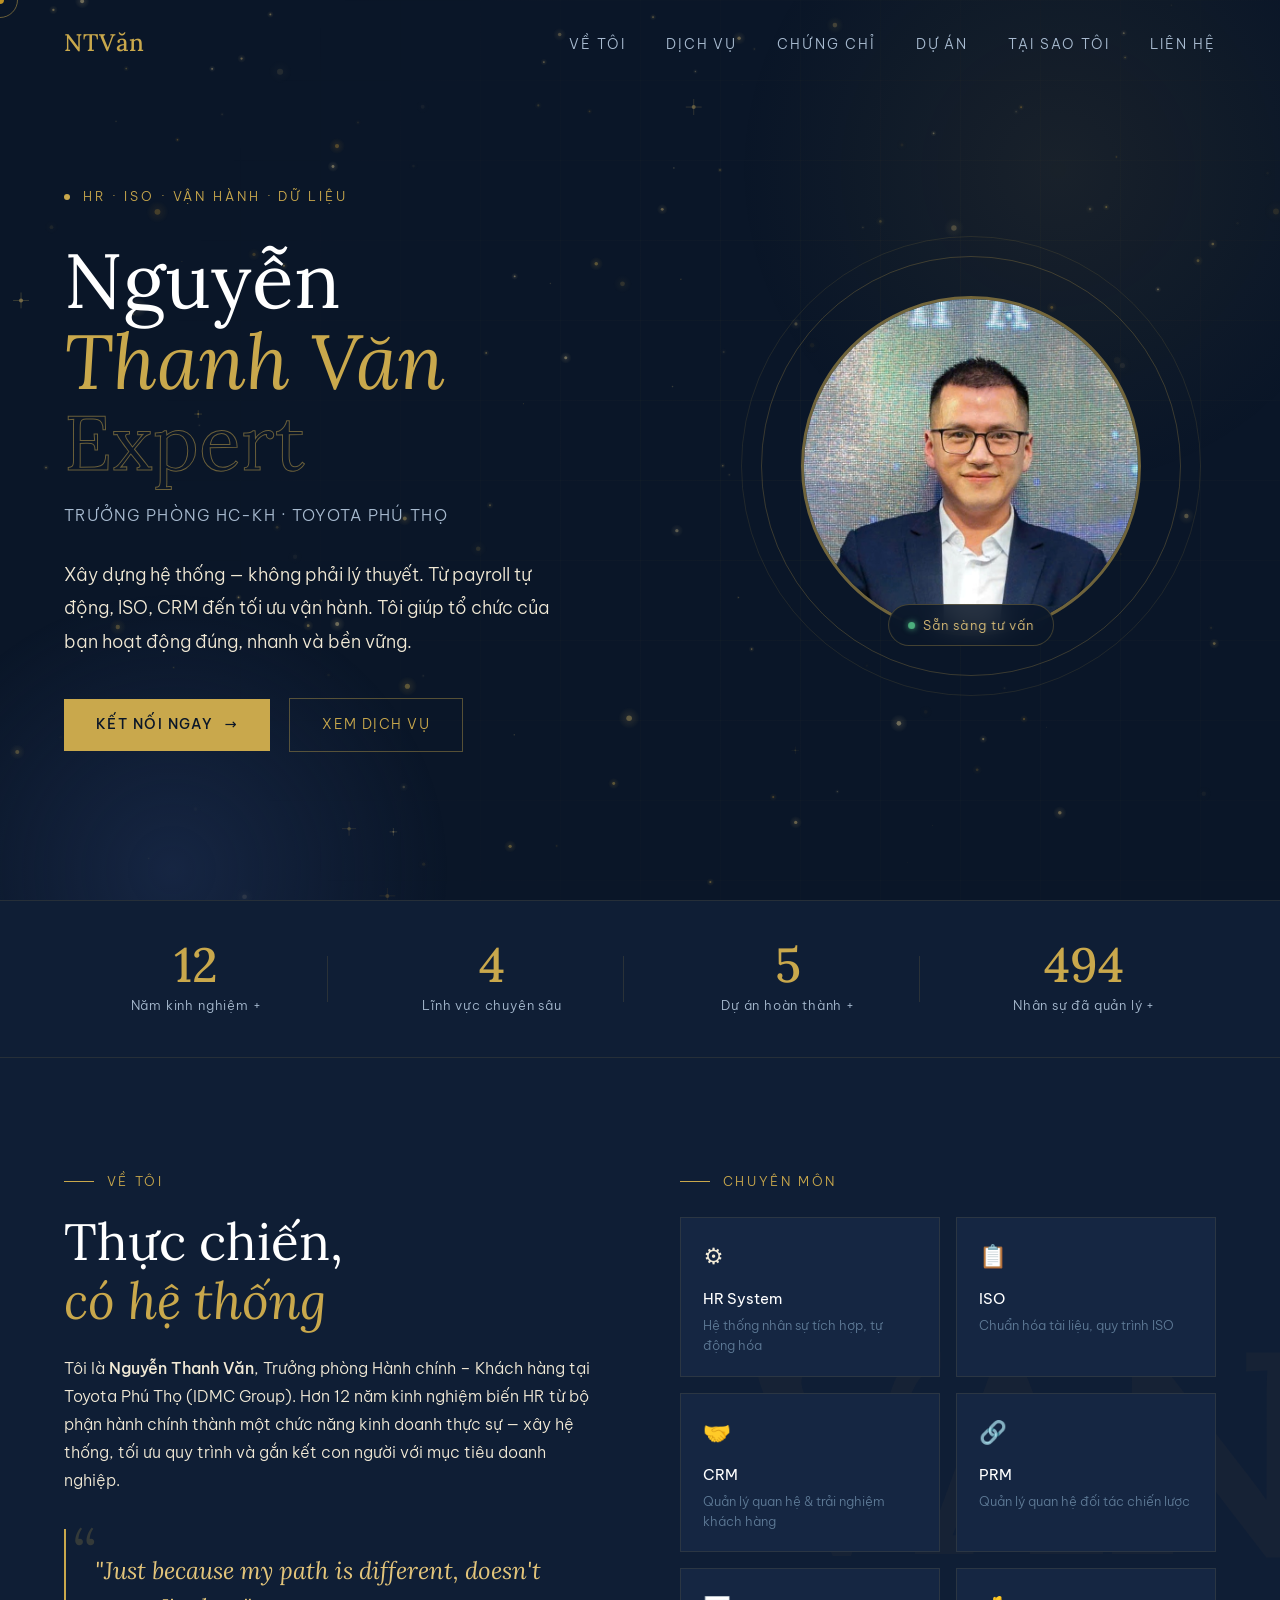
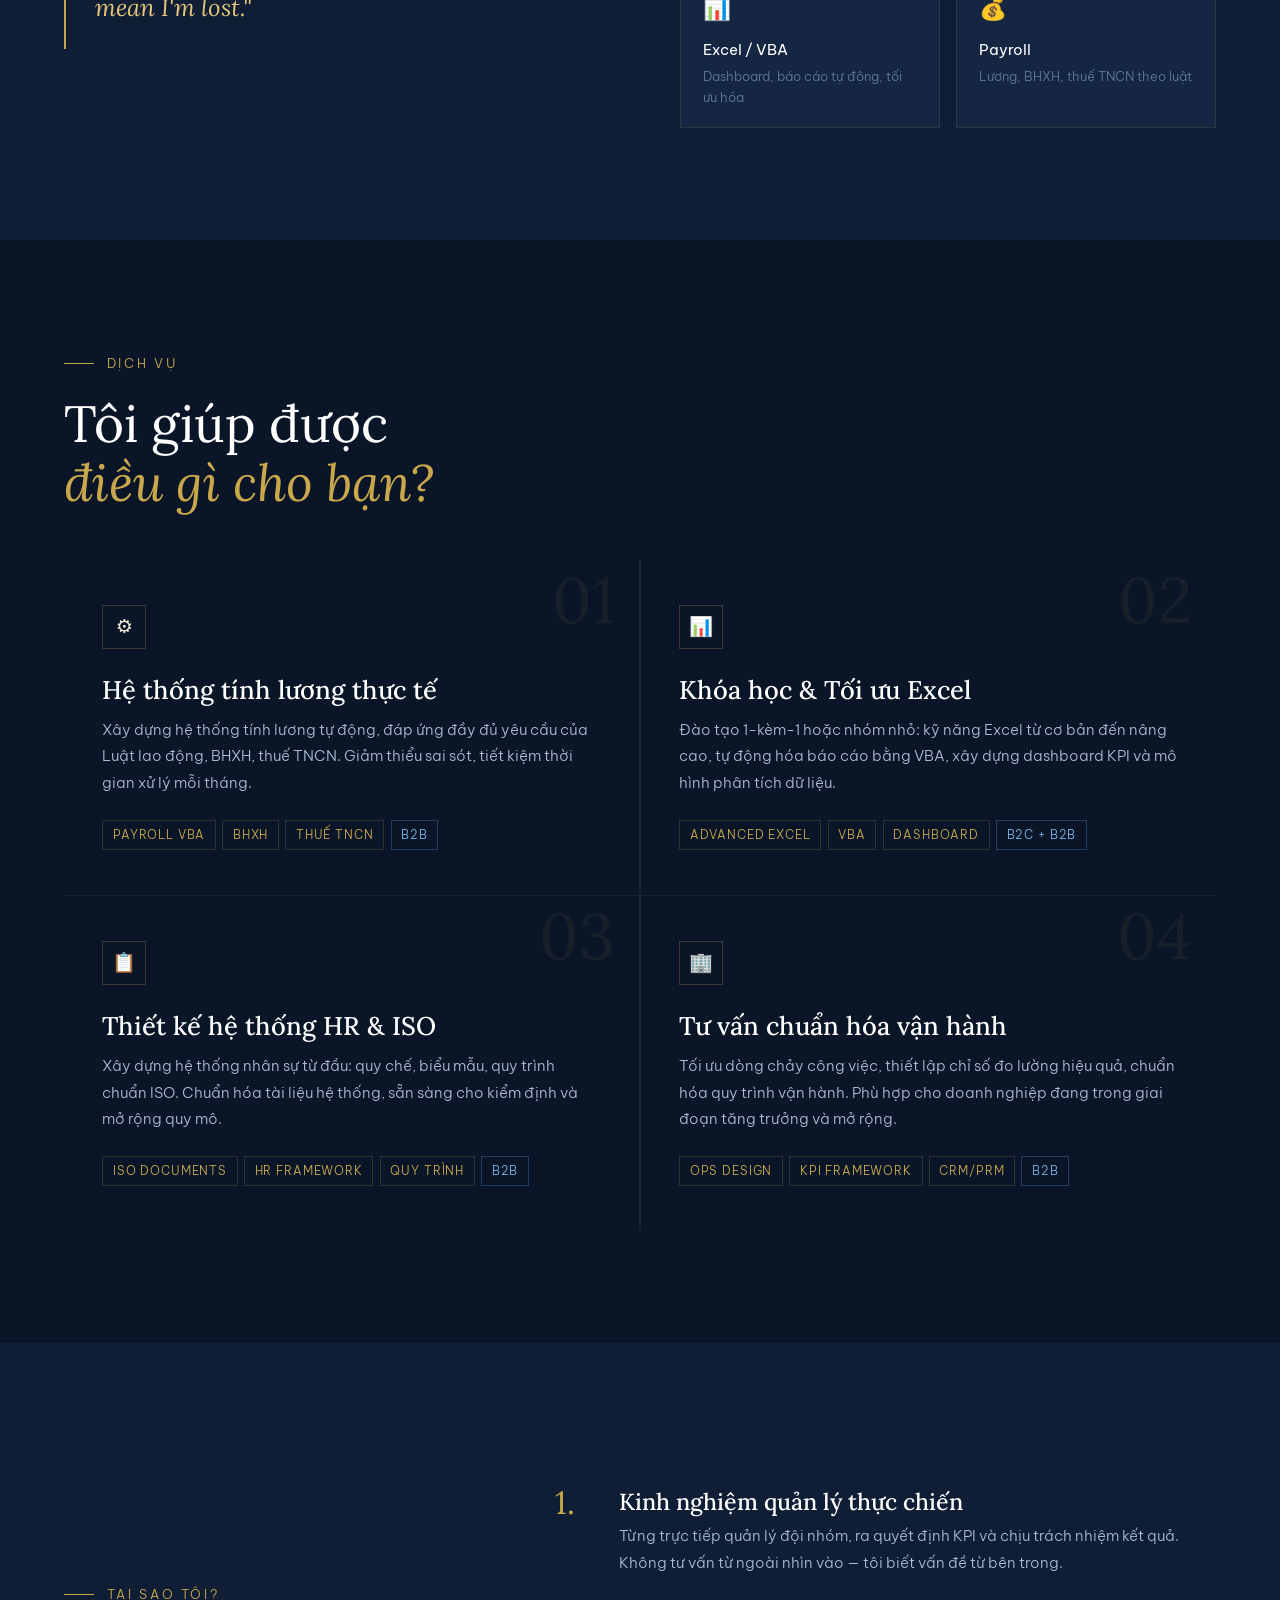
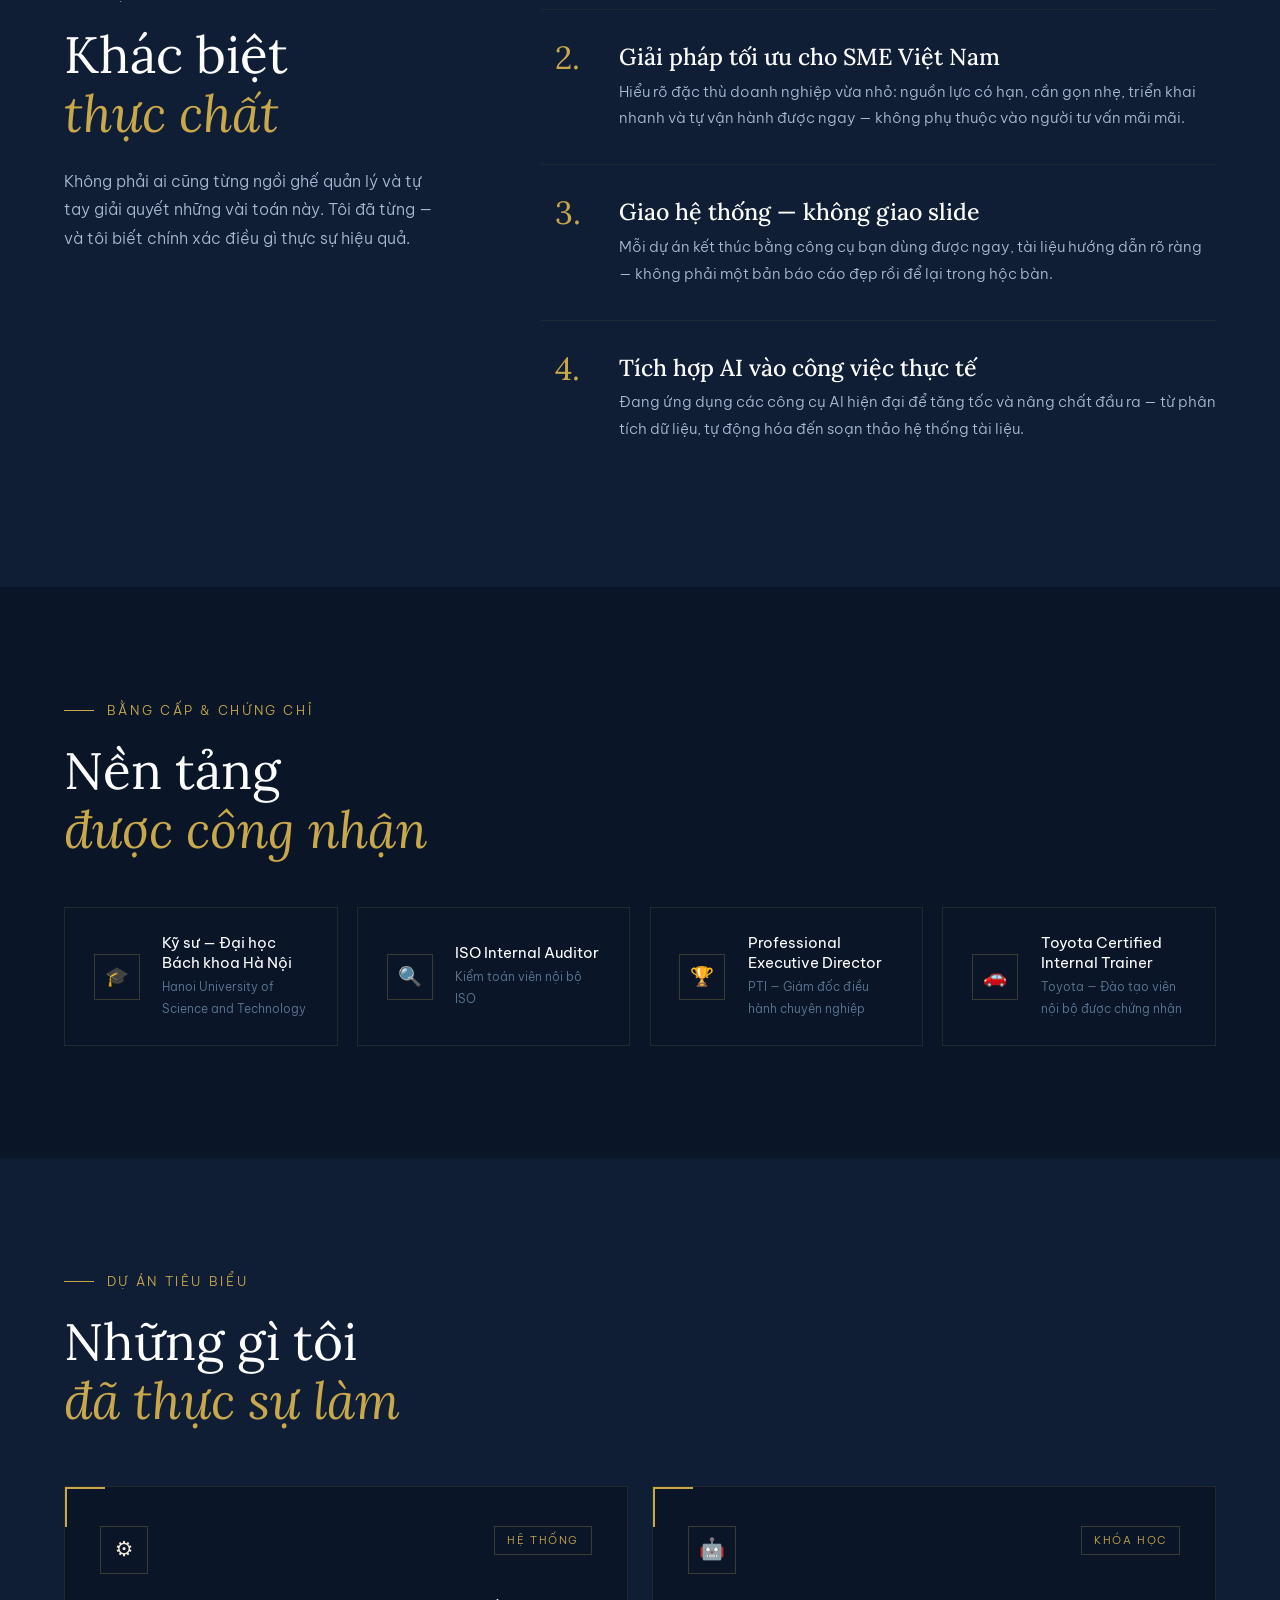
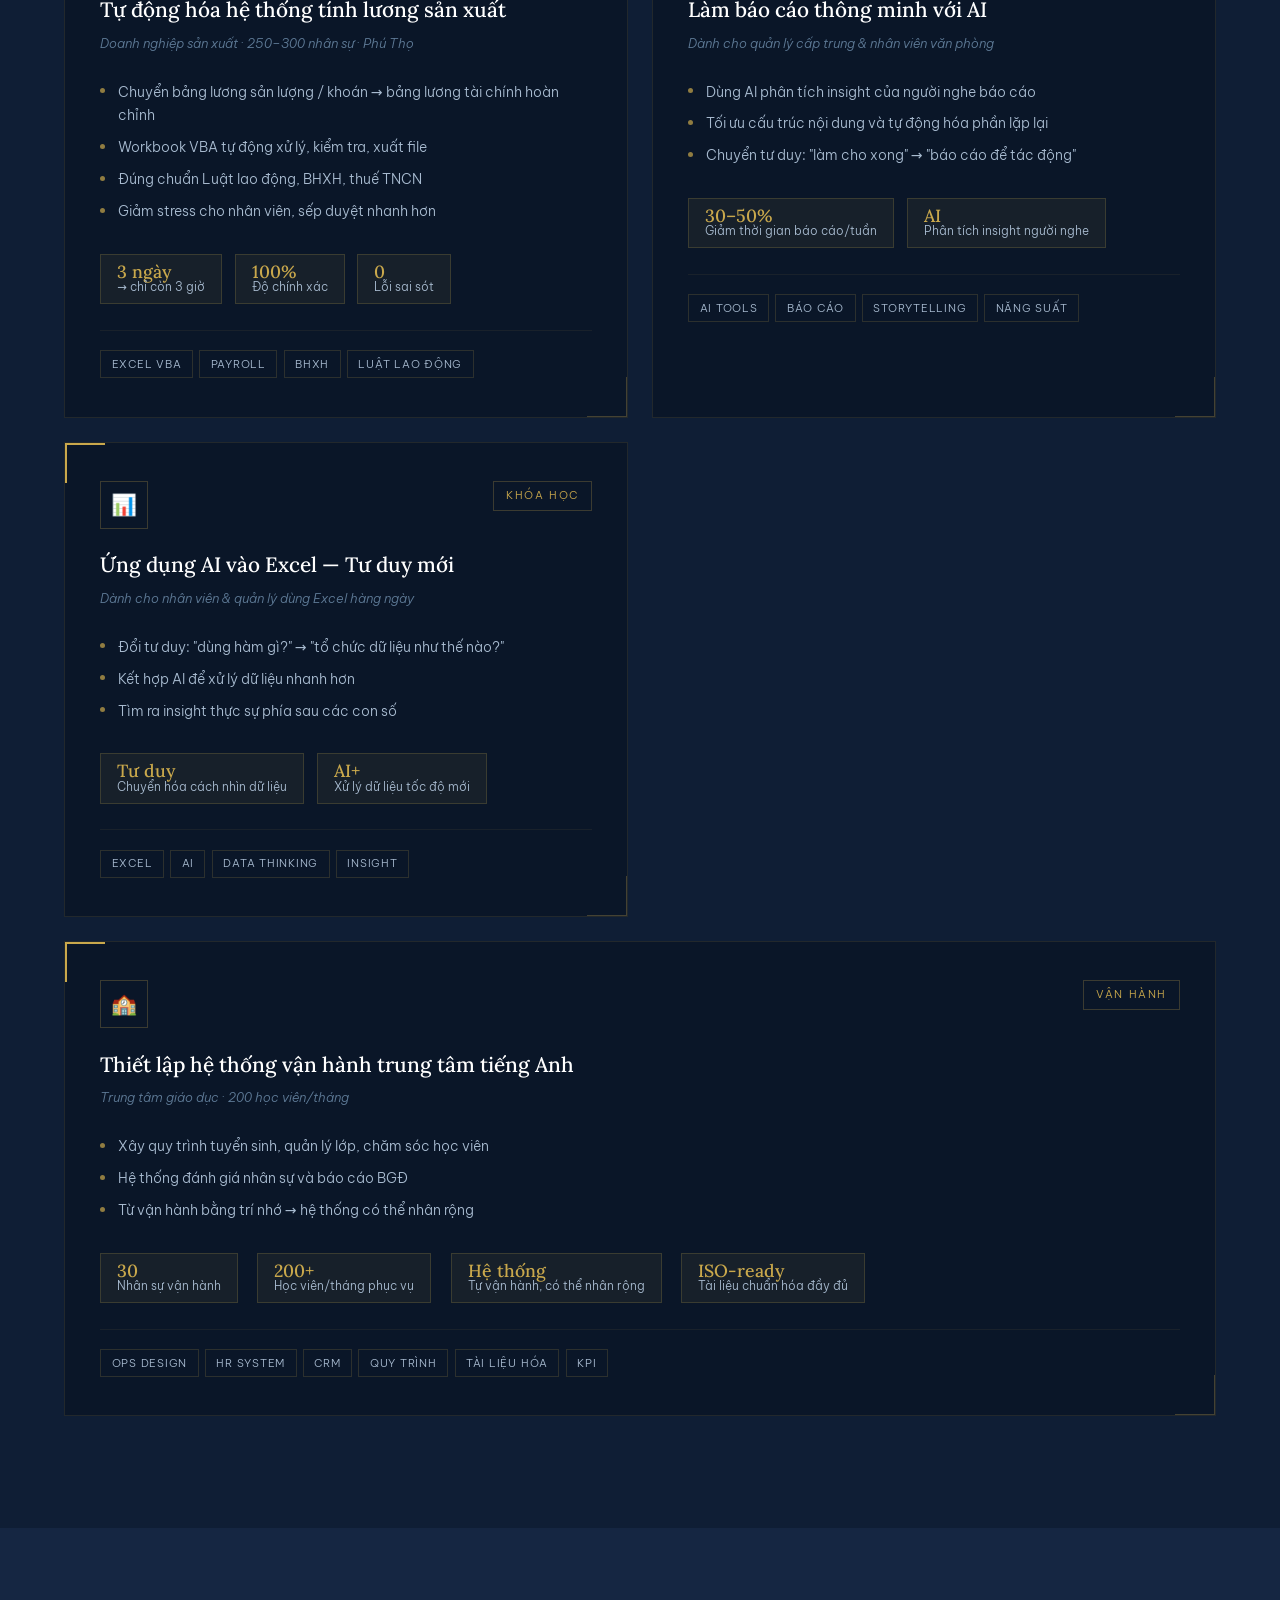
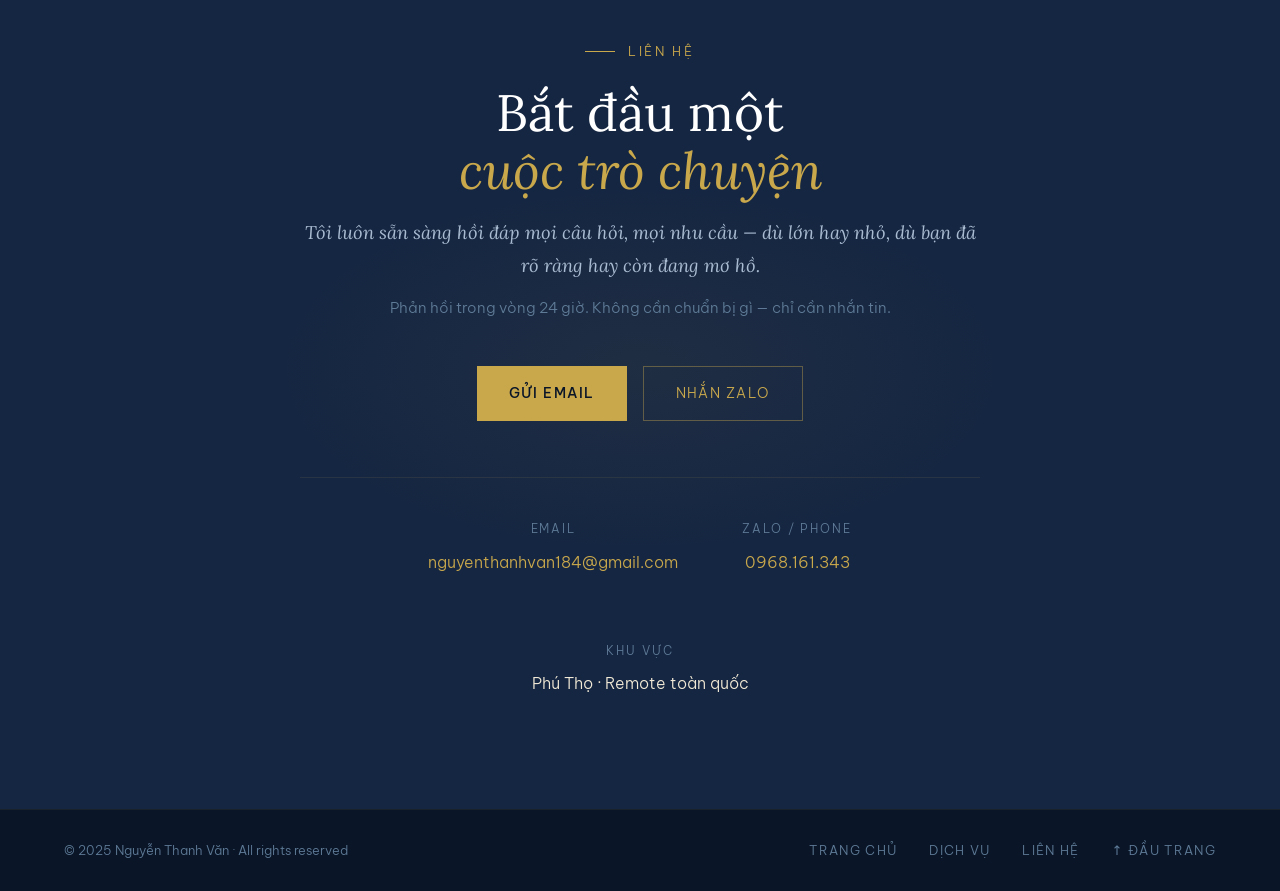
<file: landing-nguyen-thanh-van-v2_3.html>
<!DOCTYPE html>
<html lang="vi">
<head>
<meta charset="UTF-8">
<meta name="viewport" content="width=device-width, initial-scale=1.0">
<title>Nguyễn Thanh Văn — HR · ISO · Vận hành</title>
<link rel="preconnect" href="https://fonts.googleapis.com"><link rel="preconnect" href="https://fonts.gstatic.com" crossorigin>
<link href="https://fonts.googleapis.com/css2?family=Lora:ital,wght@0,400;0,500;0,600;1,400;1,500&family=Be+Vietnam+Pro:wght@300;400;500&display=swap" rel="stylesheet">
<style>
*,*::before,*::after{box-sizing:border-box;margin:0;padding:0}

:root{
  --navy:#0a1628;
  --navy-2:#0f1e35;
  --navy-3:#152642;
  --navy-4:#1c3054;
  --gold:#c9a84c;
  --gold-2:#e2c47a;
  --gold-3:#f0d898;
  --gold-dim:rgba(201,168,76,0.15);
  --text-1:#f2ead6;
  --text-2:#a8bbd0;
  --text-3:#5e7a96;
  --white:#ffffff;
  --ease:cubic-bezier(.25,.46,.45,.94);
}

html{scroll-behavior:smooth}
body{
  font-family:'Be Vietnam Pro',system-ui,sans-serif;
  background:var(--navy);
  color:var(--text-1);
  font-weight:300;
  line-height:1.75;
  overflow-x:hidden;
  cursor:none;
}

/* CUSTOM CURSOR */
#cursor{
  position:fixed;width:8px;height:8px;
  background:var(--gold);border-radius:50%;
  pointer-events:none;z-index:9999;
  transform:translate(-50%,-50%);
  transition:transform .15s var(--ease),background .2s;
  mix-blend-mode:difference;
}
#cursor-ring{
  position:fixed;width:36px;height:36px;
  border:1px solid rgba(201,168,76,0.5);border-radius:50%;
  pointer-events:none;z-index:9998;
  transform:translate(-50%,-50%);
  transition:transform .35s var(--ease),width .3s,height .3s,opacity .3s;
}
body:hover #cursor-ring{opacity:1}

/* PARTICLE CANVAS */
#particles{position:fixed;inset:0;pointer-events:none;z-index:0;opacity:.55}

/* NAV */
nav{
  position:fixed;top:0;width:100%;z-index:500;
  padding:1.4rem 4rem;
  display:flex;justify-content:space-between;align-items:center;
  transition:all .4s var(--ease);
}
nav.scrolled{
  padding:1rem 4rem;
  background:rgba(10,22,40,0.95);
  backdrop-filter:blur(20px);
  border-bottom:1px solid rgba(201,168,76,0.12);
}
.nav-logo{
  font-family:'Lora',Georgia,serif;
  font-size:1.5rem;font-weight:500;
  color:var(--gold);letter-spacing:.05em;
  text-decoration:none;
}
.nav-links{display:flex;gap:2.5rem;list-style:none}
.nav-links a{
  color:var(--text-2);text-decoration:none;
  font-size:.86rem;letter-spacing:.14em;text-transform:uppercase;
  position:relative;padding-bottom:3px;
  transition:color .3s;
}
.nav-links a::after{
  content:'';position:absolute;bottom:0;left:0;width:0;height:1px;
  background:var(--gold);transition:width .3s var(--ease);
}
.nav-links a:hover{color:var(--gold)}
.nav-links a:hover::after{width:100%}

/* HERO */
#hero{
  min-height:100vh;
  display:flex;align-items:center;
  padding:7rem 4rem 5rem;
  position:relative;overflow:hidden;
}
.hero-orb-1{
  position:absolute;top:-20%;right:-10%;
  width:700px;height:700px;border-radius:50%;
  background:radial-gradient(circle,rgba(201,168,76,.08) 0%,transparent 65%);
  animation:pulse 8s ease-in-out infinite;
}
.hero-orb-2{
  position:absolute;bottom:-30%;left:-10%;
  width:600px;height:600px;border-radius:50%;
  background:radial-gradient(circle,rgba(30,48,84,.6) 0%,transparent 65%);
  animation:pulse 10s ease-in-out infinite reverse;
}
@keyframes pulse{0%,100%{transform:scale(1);opacity:.7}50%{transform:scale(1.08);opacity:1}}

.hero-grid-lines{
  position:absolute;inset:0;pointer-events:none;
  background-image:
    linear-gradient(rgba(201,168,76,.04) 1px,transparent 1px),
    linear-gradient(90deg,rgba(201,168,76,.04) 1px,transparent 1px);
  background-size:80px 80px;
  mask-image:radial-gradient(ellipse 60% 80% at 70% 50%,black,transparent);
}

.hero-content{
  max-width:1200px;margin:0 auto;width:100%;
  display:grid;grid-template-columns:1.1fr 0.9fr;gap:4rem;align-items:center;
  position:relative;z-index:1;
}
.hero-left{}
.eyebrow{
  display:inline-flex;align-items:center;gap:.8rem;
  font-size:.82rem;letter-spacing:.22em;text-transform:uppercase;
  color:var(--gold);margin-bottom:2rem;
  opacity:0;animation:fadeUp .8s .2s var(--ease) forwards;
}
.eyebrow-dot{
  width:6px;height:6px;border-radius:50%;background:var(--gold);
  animation:blink 2s infinite;
}
@keyframes blink{0%,100%{opacity:1}50%{opacity:.2}}
@keyframes fadeUp{from{opacity:0;transform:translateY(20px)}to{opacity:1;transform:translateY(0)}}

h1{
  font-family:'Lora',Georgia,serif;
  font-size:clamp(3.6rem,6vw,6.2rem);
  font-weight:400;line-height:1.05;
  color:var(--white);
  opacity:0;animation:fadeUp .9s .35s var(--ease) forwards;
}
h1 .gold-text{
  color:var(--gold);font-style:italic;display:block;
}
h1 .outline-text{
  -webkit-text-stroke:1px rgba(201,168,76,.5);
  color:transparent;
}

.hero-sub{
  font-size:1rem;color:var(--text-2);letter-spacing:.08em;text-transform:uppercase;
  margin:1.2rem 0 1.8rem;
  opacity:0;animation:fadeUp .8s .5s var(--ease) forwards;
}
.hero-desc{
  max-width:500px;font-size:1.12rem;line-height:1.85;color:var(--text-1);
  margin-bottom:2.5rem;
  opacity:0;animation:fadeUp .8s .65s var(--ease) forwards;
}
.hero-actions{
  display:flex;gap:1.2rem;align-items:center;
  opacity:0;animation:fadeUp .8s .8s var(--ease) forwards;
}
.btn-gold{
  display:inline-flex;align-items:center;gap:.7rem;
  padding:.85rem 2rem;
  background:var(--gold);color:var(--navy);
  text-decoration:none;font-size:.9rem;letter-spacing:.1em;text-transform:uppercase;
  font-weight:500;transition:all .3s var(--ease);
  position:relative;overflow:hidden;
}
.btn-gold::before{
  content:'';position:absolute;inset:0;
  background:var(--gold-2);transform:translateX(-101%);
  transition:transform .3s var(--ease);
}
.btn-gold:hover::before{transform:translateX(0)}
.btn-gold span{position:relative;z-index:1}
.btn-outline{
  display:inline-flex;align-items:center;gap:.7rem;
  padding:.85rem 2rem;
  border:1px solid rgba(201,168,76,.4);color:var(--gold);
  text-decoration:none;font-size:.9rem;letter-spacing:.1em;text-transform:uppercase;
  transition:all .3s var(--ease);
}
.btn-outline:hover{border-color:var(--gold);background:rgba(201,168,76,.07)}

/* HERO RIGHT — floating card */
.hero-right{
  opacity:0;animation:fadeLeft .9s .6s var(--ease) forwards;
}
@keyframes fadeLeft{from{opacity:0;transform:translateX(30px)}to{opacity:1;transform:translateX(0)}}

.hero-card{
  background:var(--navy-3);
  border:1px solid rgba(201,168,76,.18);
  position:relative;padding:2.5rem;
  animation:float 6s ease-in-out infinite;
}
@keyframes float{0%,100%{transform:translateY(0)}50%{transform:translateY(-10px)}}
.hero-card::before{
  content:'';position:absolute;top:0;left:2rem;right:2rem;
  height:2px;
  background:linear-gradient(90deg,transparent,var(--gold),transparent);
}
.hc-label{font-size:.78rem;letter-spacing:.16em;text-transform:uppercase;color:var(--text-3);margin-bottom:.4rem}
.hc-value{font-size:1rem;color:var(--text-1);margin-bottom:1.4rem;padding-bottom:1.4rem;border-bottom:1px solid rgba(201,168,76,.08)}
.hc-value:last-child{border-bottom:none;margin-bottom:0;padding-bottom:0}
.hc-tags{display:flex;flex-wrap:wrap;gap:.5rem;margin-top:.5rem}
.hc-tag{
  font-size:.78rem;letter-spacing:.08em;text-transform:uppercase;
  border:1px solid rgba(201,168,76,.3);color:var(--gold);
  padding:.25rem .65rem;
}

/* STATS BAR */
.stats-bar{
  background:var(--navy-2);border-top:1px solid rgba(201,168,76,.12);
  border-bottom:1px solid rgba(201,168,76,.12);
  padding:2.5rem 4rem;position:relative;z-index:1;
}
.stats-inner{
  max-width:1200px;margin:0 auto;
  display:flex;justify-content:space-between;align-items:center;gap:2rem;
  flex-wrap:wrap;
}
.stat-item{text-align:center;flex:1;min-width:120px;position:relative}
.stat-item:not(:last-child)::after{
  content:'';position:absolute;right:0;top:20%;height:60%;
  width:1px;background:rgba(201,168,76,.15);
}
.stat-num{
  font-family:'Lora',Georgia,serif;
  font-size:3rem;font-weight:500;color:var(--gold);
  line-height:1;display:block;
}
.stat-label{font-size:.84rem;color:var(--text-2);letter-spacing:.06em;margin-top:.3rem}

/* SECTION COMMON */
section{padding:7rem 4rem;position:relative}
.s-inner{max-width:1200px;margin:0 auto}
.s-tag{
  font-size:.82rem;letter-spacing:.2em;text-transform:uppercase;
  color:var(--gold);margin-bottom:1.2rem;
  display:flex;align-items:center;gap:.8rem;
}
.s-tag::before{content:'';width:30px;height:1px;background:var(--gold)}
h2{
  font-family:'Lora',Georgia,serif;
  font-size:clamp(2.5rem,4vw,3.8rem);font-weight:400;
  color:var(--white);line-height:1.15;margin-bottom:1.5rem;
}
h2 em{font-style:italic;color:var(--gold)}

/* ABOUT */
#about{background:var(--navy-2);overflow:hidden}
.about-bg-text{
  position:absolute;right:-2rem;top:50%;transform:translateY(-50%);
  font-family:'Lora',Georgia,serif;
  font-size:18rem;font-weight:600;
  color:rgba(201,168,76,.03);line-height:1;
  pointer-events:none;white-space:nowrap;
  letter-spacing:-.02em;
}
.about-layout{display:grid;grid-template-columns:1fr 1fr;gap:5rem;align-items:start;position:relative;z-index:1}
.about-text p{color:var(--text-1);line-height:1.9;margin-bottom:1.2rem;font-size:1.08rem}
.blockquote{
  border-left:2px solid var(--gold);
  padding:1.4rem 0 1.4rem 1.8rem;margin:2.2rem 0;
  font-family:'Lora',Georgia,serif;
  font-size:1.5rem;font-style:italic;color:var(--gold-2);line-height:1.55;
  position:relative;
}
.blockquote::before{
  content:'\201C';
  position:absolute;left:.3rem;top:-.5rem;
  font-size:4rem;color:rgba(201,168,76,.2);line-height:1;
}

.about-skills-grid{display:grid;grid-template-columns:1fr 1fr;gap:1rem}
.skill-chip{
  background:var(--navy-3);
  border:1px solid rgba(201,168,76,.12);
  padding:1.2rem 1.4rem;
  transition:all .3s var(--ease);
  position:relative;overflow:hidden;cursor:default;
}
.skill-chip::before{
  content:'';position:absolute;inset:0;
  background:linear-gradient(135deg,rgba(201,168,76,.06),transparent);
  opacity:0;transition:opacity .3s;
}
.skill-chip:hover{border-color:rgba(201,168,76,.4);transform:translateY(-3px)}
.skill-chip:hover::before{opacity:1}
.sc-icon{font-size:1.4rem;margin-bottom:.6rem;display:block}
.sc-name{font-size:.96rem;color:var(--white);font-weight:400;margin-bottom:.2rem}
.sc-desc{font-size:.84rem;color:var(--text-3);line-height:1.5}

/* SERVICES */
#services{}
.services-grid{
  display:grid;grid-template-columns:repeat(2,1fr);
  gap:1.5px;background:rgba(201,168,76,.1);
  margin-top:3rem;
}
.svc-card{
  background:var(--navy);padding:2.8rem 2.4rem;
  position:relative;overflow:hidden;
  transition:background .3s;cursor:default;
}
.svc-card::after{
  content:'';position:absolute;bottom:0;left:0;width:0;height:2px;
  background:var(--gold);transition:width .5s var(--ease);
}
.svc-card:hover{background:var(--navy-2)}
.svc-card:hover::after{width:100%}
.svc-num{
  font-family:'Lora',Georgia,serif;
  font-size:4rem;color:rgba(201,168,76,.07);
  position:absolute;top:.5rem;right:1.5rem;line-height:1;font-weight:400;
}
.svc-icon{
  width:44px;height:44px;
  border:1px solid rgba(201,168,76,.25);
  display:flex;align-items:center;justify-content:center;
  font-size:1.2rem;margin-bottom:1.5rem;
  transition:border-color .3s,background .3s;
}
.svc-card:hover .svc-icon{border-color:var(--gold);background:rgba(201,168,76,.08)}
.svc-title{
  font-family:'Lora',Georgia,serif;
  font-size:1.6rem;color:var(--white);font-weight:500;
  margin-bottom:.7rem;line-height:1.3;
}
.svc-desc{font-size:.94rem;color:var(--text-2);line-height:1.75;margin-bottom:1.5rem}
.svc-tags{display:flex;flex-wrap:wrap;gap:.4rem}
.stag{
  font-size:.76rem;letter-spacing:.07em;text-transform:uppercase;
  border:1px solid rgba(201,168,76,.2);color:var(--gold);
  padding:.2rem .6rem;
}
.stag-blue{border-color:rgba(100,160,230,.3);color:#7ab4e8}

/* WHY ME */
#why{background:var(--navy-2);overflow:hidden}
.why-layout{display:grid;grid-template-columns:380px 1fr;gap:6rem;align-items:start}
.why-sticky{position:sticky;top:8rem}
.why-list{list-style:none}
.why-item{
  display:flex;gap:1.8rem;
  padding:2rem 0;border-bottom:1px solid rgba(201,168,76,.08);
  transition:padding-left .3s var(--ease);
}
.why-item:hover{padding-left:.8rem}
.why-item:last-child{border-bottom:none}
.w-num{
  font-family:'Lora',Georgia,serif;
  font-size:2rem;color:var(--gold);
  line-height:1;flex-shrink:0;width:2.2rem;
  transition:transform .3s;
}
.why-item:hover .w-num{transform:scale(1.2)}
.w-body h3{
  font-family:'Lora',Georgia,serif;
  font-size:1.45rem;color:var(--white);font-weight:500;
  margin-bottom:.4rem;line-height:1.3;
}
.w-body p{font-size:.96rem;color:var(--text-2);line-height:1.75}

/* TIMELINE */
#timeline{overflow:hidden}
.tl-header{margin-bottom:4rem}
.tl-track{position:relative}
.tl-line{
  position:absolute;left:180px;top:0;bottom:0;width:1px;
  background:linear-gradient(to bottom,transparent,rgba(201,168,76,.3) 10%,rgba(201,168,76,.3) 90%,transparent);
}
.tl-item{
  display:flex;gap:3rem;align-items:flex-start;
  margin-bottom:3.5rem;position:relative;
}
.tl-year{
  flex-shrink:0;width:140px;text-align:right;
  font-family:'Lora',Georgia,serif;
  font-size:2rem;color:var(--gold);font-weight:400;
  padding-top:.15rem;
}
.tl-dot{
  position:absolute;left:178px;top:.7rem;
  width:5px;height:5px;border-radius:50%;
  background:var(--gold);flex-shrink:0;
  box-shadow:0 0 0 4px rgba(201,168,76,.12);
}
.tl-content{padding-left:2.5rem;flex:1}
.tl-content h3{
  font-size:1.15rem;color:var(--white);font-weight:400;
  margin-bottom:.3rem;
}
.tl-content p{font-size:.94rem;color:var(--text-2);line-height:1.7}
.tl-badge{
  display:inline-block;margin-top:.6rem;
  font-size:.76rem;letter-spacing:.1em;text-transform:uppercase;
  border:1px solid rgba(201,168,76,.25);color:var(--gold);
  padding:.2rem .7rem;
}

/* CONTACT */
#contact{background:var(--navy-3);text-align:center;overflow:hidden}
.contact-glow{
  position:absolute;top:50%;left:50%;
  width:800px;height:400px;
  transform:translate(-50%,-50%);
  background:radial-gradient(ellipse,rgba(201,168,76,.06),transparent 65%);
  pointer-events:none;
}
.contact-content{max-width:680px;margin:0 auto;position:relative;z-index:1}
.contact-content h2{margin-bottom:1rem}
.contact-tagline{font-size:1.15rem;color:var(--text-2);margin-bottom:.8rem;line-height:1.8;font-style:italic;font-family:'Lora',Georgia,serif}
.contact-sub{font-size:.96rem;color:var(--text-3);margin-bottom:2.8rem;line-height:1.7}
.contact-ctas{display:flex;justify-content:center;gap:1rem;flex-wrap:wrap;margin-bottom:3.5rem}
.contact-info{
  display:flex;justify-content:center;gap:4rem;flex-wrap:wrap;
  border-top:1px solid rgba(201,168,76,.1);padding-top:2.5rem;
}
.ci-item{text-align:center}
.ci-label{font-size:.78rem;letter-spacing:.15em;text-transform:uppercase;color:var(--text-3);margin-bottom:.5rem}
.ci-value{font-size:1rem;color:var(--text-1)}
.ci-value a{color:var(--gold);text-decoration:none;transition:opacity .2s}
.ci-value a:hover{opacity:.7}

/* FOOTER */
footer{
  padding:1.8rem 4rem;
  background:var(--navy);
  border-top:1px solid rgba(201,168,76,.08);
  display:flex;justify-content:space-between;align-items:center;flex-wrap:wrap;gap:1rem;
}
.foot-copy{font-size:.84rem;color:var(--text-3)}
.foot-links{display:flex;gap:2rem}
.foot-links a{font-size:.82rem;letter-spacing:.1em;text-transform:uppercase;color:var(--text-3);text-decoration:none;transition:color .2s}
.foot-links a:hover{color:var(--gold)}

/* REVEAL ANIMATIONS */
.fade-up{opacity:0;transform:translateY(32px);transition:opacity .75s var(--ease),transform .75s var(--ease)}
.fade-up.on{opacity:1;transform:translateY(0)}
.fade-left{opacity:0;transform:translateX(30px);transition:opacity .75s var(--ease),transform .75s var(--ease)}
.fade-left.on{opacity:1;transform:translateX(0)}
.stagger>*{opacity:0;transform:translateY(24px);transition:opacity .6s var(--ease),transform .6s var(--ease)}
.stagger.on>*{opacity:1;transform:translateY(0)}

/* HIGHLIGHT LINE */
.gold-line{display:inline-block;position:relative}
.gold-line::after{
  content:'';position:absolute;bottom:-2px;left:0;right:0;height:1px;
  background:var(--gold);transform:scaleX(0);transform-origin:left;
  transition:transform .6s .3s var(--ease);
}
.gold-line.on::after{transform:scaleX(1)}


/* === ADVANCED SCROLL EFFECTS === */
.parallax-slow{will-change:transform}
.parallax-fast{will-change:transform}

/* Slide từ trái/phải */
.slide-left{opacity:0;transform:translateX(-50px);transition:opacity .8s var(--ease),transform .8s var(--ease)}
.slide-right{opacity:0;transform:translateX(50px);transition:opacity .8s var(--ease),transform .8s var(--ease)}
.slide-left.on,.slide-right.on{opacity:1;transform:translateX(0)}

/* Scale in */
.scale-in{opacity:0;transform:scale(.88);transition:opacity .7s var(--ease),transform .7s var(--ease)}
.scale-in.on{opacity:1;transform:scale(1)}

/* Clip wipe — chữ heading lướt vào */
.clip-wipe{overflow:hidden;display:block}
.clip-wipe span{display:block;transform:translateY(110%);transition:transform .85s var(--ease)}
.clip-wipe.on span{transform:translateY(0)}

/* Gold underline grow */
.u-grow{background-image:linear-gradient(var(--gold),var(--gold));background-repeat:no-repeat;background-position:left bottom;background-size:0 1px;transition:background-size .8s .3s var(--ease);padding-bottom:2px}
.u-grow.on{background-size:100% 1px}

/* Số stat pulse */
.stat-num{transition:transform .3s var(--ease)}
.stat-item:hover .stat-num{transform:scale(1.12);color:var(--gold-2)}

/* Service card — tilt 3D */
.svc-card{transform-style:preserve-3d;transition:transform .3s var(--ease),background .3s}
.svc-card:hover{transform:translateY(-6px) rotateX(2deg)}

/* Skill chip shimmer */
.skill-chip{background-size:200% auto}
@keyframes shimmer{to{background-position:-200% center}}
.skill-chip:hover{animation:shimmer 1.5s linear infinite;background-image:linear-gradient(115deg,var(--navy-3) 0%,rgba(201,168,76,.12) 50%,var(--navy-3) 100%);background-size:200% auto}

/* Why item — left border grow */
.why-item{border-left:2px solid transparent;padding-left:.8rem;transition:border-color .4s,padding-left .3s var(--ease),padding-top .3s}
.why-item:hover{border-left-color:var(--gold)}

/* Progress bar trên đầu trang */
#progress{position:fixed;top:0;left:0;height:2px;background:linear-gradient(90deg,var(--gold),var(--gold-2));width:0%;z-index:9999;transition:width .1s linear}


/* AVATAR */
.avatar-wrap{
  position:relative;display:flex;justify-content:center;align-items:center;
  width:420px;height:420px;margin:0 auto;
}
.avatar-img{
  width:340px;height:340px;
  object-fit:cover;object-position:top center;
  border-radius:50%;
  position:relative;z-index:2;
  border:3px solid rgba(201,168,76,.5);
  filter:brightness(1.05) contrast(1.02);
  animation:float 6s ease-in-out infinite;
  transition:filter .4s;
}
.avatar-wrap:hover .avatar-img{filter:brightness(1.12) contrast(1.05)}
.avatar-ring{
  position:absolute;inset:0;border-radius:50%;
  border:1px solid rgba(201,168,76,.25);
  animation:ringPulse 3.5s ease-in-out infinite;
}
.avatar-ring-2{
  inset:-20px;border-color:rgba(201,168,76,.12);
  animation:ringPulse 3.5s ease-in-out infinite .8s;
}
@keyframes ringPulse{
  0%,100%{transform:scale(1);opacity:.6}
  50%{transform:scale(1.04);opacity:1}
}
.avatar-badge{
  position:absolute;bottom:30px;left:50%;transform:translateX(-50%);
  background:rgba(10,22,40,.88);
  backdrop-filter:blur(12px);
  border:1px solid rgba(201,168,76,.3);
  color:var(--gold-2);
  font-size:.8rem;letter-spacing:.08em;
  padding:.55rem 1.2rem;border-radius:2rem;
  display:flex;align-items:center;gap:.5rem;
  white-space:nowrap;z-index:3;
  animation:float 6s ease-in-out infinite .5s;
}
.avatar-badge-dot{
  width:7px;height:7px;border-radius:50%;
  background:#4caf7d;
  box-shadow:0 0 6px #4caf7d;
  animation:blink 2s infinite;
}


/* CURSOR SPOTLIGHT METALLIC */
#spotlight{position:fixed;inset:0;pointer-events:none;z-index:2;mix-blend-mode:screen}


/* METALLIC HOVER RESPONSE */
.metal-lit{
  background-image: radial-gradient(
    circle at var(--mx,50%) var(--my,50%),
    rgba(201,168,76, calc(var(--mi,0) * 0.13)) 0%,
    rgba(201,168,76, calc(var(--mi,0) * 0.06)) 40%,
    transparent 70%
  ) !important;
  border-color: rgba(201,168,76, calc(0.1 + var(--mi,0) * 0.5)) !important;
  transition: border-color .15s, background-image .15s;
}
.svc-card.metal-lit, .skill-chip.metal-lit{
  background-image: radial-gradient(
    circle at var(--mx,50%) var(--my,50%),
    rgba(201,168,76, calc(var(--mi,0) * 0.11)) 0%,
    rgba(14,30,55,1) 60%
  ) !important;
}


/* ===== PROJECTS SECTION ===== */
#projects{background:var(--navy-2);overflow:hidden}

.proj-grid{
  display:grid;grid-template-columns:repeat(2,1fr);
  gap:1.5rem;margin-top:3.5rem;
}

.proj-card{
  background:var(--navy);
  border:1px solid rgba(201,168,76,.12);
  padding:2.4rem 2.2rem;
  position:relative;overflow:hidden;
  transition:transform .4s var(--ease),border-color .3s;
  cursor:default;
}
.proj-card:hover{
  transform:translateY(-5px);
  border-color:rgba(201,168,76,.35);
}
/* Góc vàng trang trí */
.proj-card::before{
  content:'';position:absolute;top:0;left:0;
  width:40px;height:40px;
  border-top:2px solid var(--gold);
  border-left:2px solid var(--gold);
  transition:width .4s var(--ease),height .4s var(--ease);
}
.proj-card:hover::before{width:60px;height:60px}

.proj-card::after{
  content:'';position:absolute;bottom:0;right:0;
  width:40px;height:40px;
  border-bottom:1px solid rgba(201,168,76,.3);
  border-right:1px solid rgba(201,168,76,.3);
}

.proj-header{
  display:flex;justify-content:space-between;align-items:flex-start;
  margin-bottom:1.4rem;gap:1rem;
}
.proj-icon{
  width:48px;height:48px;flex-shrink:0;
  border:1px solid rgba(201,168,76,.25);
  display:flex;align-items:center;justify-content:center;
  font-size:1.3rem;
  transition:background .3s,border-color .3s;
}
.proj-card:hover .proj-icon{
  background:rgba(201,168,76,.1);border-color:var(--gold);
}
.proj-type{
  font-size:.7rem;letter-spacing:.14em;text-transform:uppercase;
  color:var(--gold);
  border:1px solid rgba(201,168,76,.25);
  padding:.25rem .75rem;height:fit-content;
}

.proj-title{
  font-family:'Lora',Georgia,serif;
  font-size:1.3rem;font-weight:500;color:var(--white);
  line-height:1.3;margin-bottom:.6rem;
}
.proj-context{
  font-size:.84rem;color:var(--text-3);
  margin-bottom:1.4rem;line-height:1.6;
  font-style:italic;
}
.proj-desc{
  font-size:.88rem;color:var(--text-2);
  line-height:1.75;margin-bottom:1.6rem;
}

/* Kết quả nổi bật */
.proj-results{
  display:flex;gap:.8rem;flex-wrap:wrap;
  margin-bottom:1.6rem;
}
.proj-result{
  background:rgba(201,168,76,.07);
  border:1px solid rgba(201,168,76,.2);
  padding:.5rem 1rem;
  display:flex;align-items:center;gap:.5rem;
}
.proj-result-num{
  font-family:'Lora',Georgia,serif;
  font-size:1.1rem;font-weight:500;color:var(--gold);
  line-height:1;
}
.proj-result-label{font-size:.72rem;color:var(--text-2);line-height:1.3}

.proj-tags{display:flex;flex-wrap:wrap;gap:.4rem;padding-top:1.2rem;border-top:1px solid rgba(201,168,76,.08)}
.proj-tag{
  font-size:.68rem;letter-spacing:.07em;text-transform:uppercase;
  border:1px solid rgba(201,168,76,.18);color:var(--text-2);
  padding:.22rem .65rem;
  transition:color .2s,border-color .2s;
}
.proj-card:hover .proj-tag{color:var(--gold-2);border-color:rgba(201,168,76,.35)}

/* Card full-width (dự án 4) */
.proj-card.full{grid-column:1/-1}
.proj-card.full .proj-results{gap:1.2rem}


.proj-bullets{
  list-style:none;padding:0;margin-bottom:1.6rem;
}
.proj-bullets li{
  font-size:.88rem;color:var(--text-2);line-height:1.7;
  padding:.25rem 0 .25rem 1.1rem;
  position:relative;
}
.proj-bullets li::before{
  content:'';position:absolute;left:0;top:.72rem;
  width:5px;height:5px;border-radius:50%;
  background:var(--gold);opacity:.7;
}


/* ABOUT META */
.about-meta{margin-top:1.8rem;display:flex;flex-direction:column;gap:.6rem}
.am-item{display:flex;gap:1rem;align-items:baseline;padding:.5rem 0;border-bottom:1px solid rgba(201,168,76,.07)}
.am-item:last-child{border-bottom:none}
.am-label{font-size:.72rem;letter-spacing:.12em;text-transform:uppercase;color:var(--text-3);flex-shrink:0;width:90px}
.am-value{font-size:.88rem;color:var(--text-2);line-height:1.5}

/* EXPERIENCE + CERTS SECTION */
#experience{overflow:hidden}

.exp-layout{display:grid;grid-template-columns:1fr 1fr;gap:4rem;align-items:start}

/* Timeline công tác */
.exp-timeline{display:flex;flex-direction:column;gap:0}
.exp-item{
  position:relative;padding:0 0 2.5rem 2rem;
  border-left:1px solid rgba(201,168,76,.15);
}
.exp-item:last-child{border-left:1px solid transparent;padding-bottom:0}
.exp-dot{
  position:absolute;left:-5px;top:4px;
  width:9px;height:9px;border-radius:50%;
  background:var(--navy);border:2px solid var(--gold);
  transition:background .3s;
}
.exp-item:hover .exp-dot{background:var(--gold)}
.exp-period{font-size:.72rem;letter-spacing:.1em;text-transform:uppercase;color:var(--gold);margin-bottom:.4rem}
.exp-role{font-size:1rem;color:var(--white);font-weight:400;margin-bottom:.25rem;line-height:1.3}
.exp-company{font-size:.82rem;color:var(--text-2);margin-bottom:.15rem}
.exp-size{font-size:.75rem;color:var(--text-3);margin-bottom:.8rem}
.exp-achievements{list-style:none;padding:0}
.exp-achievements li{
  font-size:.82rem;color:var(--text-2);line-height:1.65;
  padding:.2rem 0 .2rem 1rem;position:relative;
}
.exp-achievements li::before{
  content:'';position:absolute;left:0;top:.65rem;
  width:4px;height:4px;border-radius:50%;background:var(--gold);opacity:.5;
}

/* Certifications */
.certs-col{display:flex;flex-direction:column;gap:1.2rem}
.cert-card{
  background:var(--navy);
  border:1px solid rgba(201,168,76,.12);
  padding:1.6rem 1.8rem;
  display:flex;align-items:center;gap:1.4rem;
  transition:border-color .3s,transform .3s var(--ease);
  position:relative;overflow:hidden;
}
.cert-card::before{
  content:'';position:absolute;left:0;top:0;bottom:0;
  width:2px;background:var(--gold);
  transform:scaleY(0);transform-origin:top;
  transition:transform .4s var(--ease);
}
.cert-card:hover{border-color:rgba(201,168,76,.35);transform:translateX(5px)}
.cert-card:hover::before{transform:scaleY(1)}
.cert-icon{
  width:46px;height:46px;flex-shrink:0;
  border:1px solid rgba(201,168,76,.25);
  display:flex;align-items:center;justify-content:center;
  font-size:1.2rem;
}
.cert-year{font-size:.68rem;letter-spacing:.12em;text-transform:uppercase;color:var(--gold);margin-bottom:.25rem}
.cert-name{font-size:.95rem;color:var(--white);font-weight:400;line-height:1.3}
.cert-org{font-size:.78rem;color:var(--text-3);margin-top:.2rem}

/* KPI badges */
.kpi-row{display:flex;flex-wrap:wrap;gap:.8rem;margin-top:2rem}
.kpi-badge{
  background:rgba(201,168,76,.06);
  border:1px solid rgba(201,168,76,.18);
  padding:.6rem 1.1rem;
  display:flex;flex-direction:column;align-items:center;gap:.15rem;
  min-width:90px;
}
.kpi-num{font-family:'Lora',Georgia,serif;font-size:1.3rem;color:var(--gold);line-height:1}
.kpi-lbl{font-size:.65rem;letter-spacing:.06em;color:var(--text-3);text-align:center;line-height:1.3}


.certs-grid{
  display:grid;
  grid-template-columns:repeat(4,1fr);
  gap:1.2rem;
}
@media(max-width:900px){
  .certs-grid{grid-template-columns:repeat(2,1fr)}
}

/* SCROLLBAR */
::-webkit-scrollbar{width:4px}
::-webkit-scrollbar-track{background:var(--navy)}
::-webkit-scrollbar-thumb{background:rgba(201,168,76,.3);border-radius:2px}
::-webkit-scrollbar-thumb:hover{background:var(--gold)}

@media(max-width:900px){
  nav{padding:1rem 1.5rem}
  nav.scrolled{padding:.9rem 1.5rem}
  .nav-links{display:none}
  section{padding:5rem 1.5rem}
  #hero{padding:6rem 1.5rem 4rem}
  .hero-content{grid-template-columns:1fr;gap:3rem}
  .hero-right{display:none}
  .stats-bar{padding:2rem 1.5rem}
  .about-layout{grid-template-columns:1fr;gap:3rem}
  .about-skills-grid{grid-template-columns:1fr 1fr}
  .services-grid{grid-template-columns:1fr}
  .why-layout{grid-template-columns:1fr;gap:2.5rem}
  .why-sticky{position:static}
  .tl-line{left:80px}
  .tl-year{width:60px;font-size:1.2rem}
  .tl-dot{left:78px}
  .tl-content{padding-left:1.5rem}
  footer{padding:1.5rem}
}
</style>
</head>
<body>

<!-- Cursor -->
<div id="progress"></div>
<div id="cursor"></div>
<div id="cursor-ring"></div>
<canvas id="particles"></canvas>
<canvas id="spotlight"></canvas>

<!-- NAV -->
<nav id="nav">
  <a href="#hero" class="nav-logo">NTVăn</a>
  <ul class="nav-links">
    <li><a href="#about">Về tôi</a></li>
    <li><a href="#services">Dịch vụ</a></li>
    <li><a href="#experience">Chứng chỉ</a></li>
    <li><a href="#projects">Dự án</a></li>
    <li><a href="#why">Tại sao tôi</a></li>
    <li><a href="#contact">Liên hệ</a></li>
  </ul>
</nav>

<!-- HERO -->
<section id="hero">
  <div class="hero-orb-1"></div>
  <div class="hero-orb-2"></div>
  <div class="hero-grid-lines"></div>
  <div class="hero-content">
    <div class="hero-left">
      <div class="eyebrow"><span class="eyebrow-dot"></span> HR · ISO · Vận hành · Dữ liệu</div>
      <h1>
        Nguyễn
        <span class="gold-text">Thanh Văn</span>
        <span class="outline-text">Expert</span>
      </h1>
      <div class="hero-sub">Trưởng phòng HC-KH · Toyota Phú Thọ</div>
      <p class="hero-desc">
        Xây dựng hệ thống — không phải lý thuyết. Từ payroll tự động, ISO, CRM 
        đến tối ưu vận hành. Tôi giúp tổ chức của bạn hoạt động đúng, nhanh và bền vững.
      </p>
      <div class="hero-actions">
        <a href="#contact" class="btn-gold"><span>Kết nối ngay</span> <span>→</span></a>
        <a href="#services" class="btn-outline">Xem dịch vụ</a>
      </div>
    </div>
    <div class="hero-right">
      <div class="avatar-wrap">
        <div class="avatar-ring"></div>
        <div class="avatar-ring avatar-ring-2"></div>
        <img class="avatar-img" src="[data-uri]" alt="Nguyễn Thanh Văn">
        <div class="avatar-badge">
          <span class="avatar-badge-dot"></span>
          Sẵn sàng tư vấn
        </div>
      </div>
    </div>
  </div>
</section>

<!-- STATS BAR -->
<div class="stats-bar">
  <div class="stats-inner stagger">
    <div class="stat-item"><span class="stat-num" data-target="12">0</span><div class="stat-label">Năm kinh nghiệm +</div></div>
    <div class="stat-item"><span class="stat-num" data-target="4">0</span><div class="stat-label">Lĩnh vực chuyên sâu</div></div>
    <div class="stat-item"><span class="stat-num" data-target="5">0</span><div class="stat-label">Dự án hoàn thành +</div></div>
    <div class="stat-item"><span class="stat-num" data-target="500">0</span><div class="stat-label">Nhân sự đã quản lý +</div></div>
  </div>
</div>

<!-- ABOUT -->
<section id="about">
  <div class="about-bg-text">VĂN</div>
  <div class="s-inner">
    <div class="about-layout">
      <div class="slide-left">
        <div class="s-tag">Về tôi</div>
        <h2>Thực chiến,<br><em>có hệ thống</em></h2>
        <p>
          Tôi là <strong style="color:var(--text-1);font-weight:500">Nguyễn Thanh Văn</strong>, Trưởng phòng Hành chính – Khách hàng tại Toyota Phú Thọ (IDMC Group). Hơn 12 năm kinh nghiệm biến HR từ bộ phận hành chính thành một chức năng kinh doanh thực sự — xây hệ thống, tối ưu quy trình và gắn kết con người với mục tiêu doanh nghiệp.
        </p>
        <div class="blockquote">
          "Just because my path is different, doesn't mean I'm lost."
        </div>
      </div>
      <div class="slide-right">
        <div class="s-tag" style="margin-bottom:1.5rem">Chuyên môn</div>
        <div class="about-skills-grid stagger">
          <div class="skill-chip">
            <span class="sc-icon">⚙️</span>
            <div class="sc-name">HR System</div>
            <div class="sc-desc">Hệ thống nhân sự tích hợp, tự động hóa</div>
          </div>
          <div class="skill-chip">
            <span class="sc-icon">📋</span>
            <div class="sc-name">ISO</div>
            <div class="sc-desc">Chuẩn hóa tài liệu, quy trình ISO</div>
          </div>
          <div class="skill-chip">
            <span class="sc-icon">🤝</span>
            <div class="sc-name">CRM</div>
            <div class="sc-desc">Quản lý quan hệ & trải nghiệm khách hàng</div>
          </div>
          <div class="skill-chip">
            <span class="sc-icon">🔗</span>
            <div class="sc-name">PRM</div>
            <div class="sc-desc">Quản lý quan hệ đối tác chiến lược</div>
          </div>
          <div class="skill-chip">
            <span class="sc-icon">📊</span>
            <div class="sc-name">Excel / VBA</div>
            <div class="sc-desc">Dashboard, báo cáo tự động, tối ưu hóa</div>
          </div>
          <div class="skill-chip">
            <span class="sc-icon">💰</span>
            <div class="sc-name">Payroll</div>
            <div class="sc-desc">Lương, BHXH, thuế TNCN theo luật</div>
          </div>
        </div>
      </div>
    </div>
  </div>
</section>

<!-- SERVICES -->
<section id="services">
  <div class="s-inner">
    <div class="fade-up">
      <div class="s-tag">Dịch vụ</div>
      <h2>Tôi giúp được<br><em>điều gì cho bạn?</em></h2>
    </div>
    <div class="services-grid stagger">
      <!-- Card 1 -->
      <div class="svc-card">
        <div class="svc-num">01</div>
        <div class="svc-icon">⚙️</div>
        <div class="svc-title">Hệ thống tính lương thực tế</div>
        <p class="svc-desc">Xây dựng hệ thống tính lương tự động, đáp ứng đầy đủ yêu cầu của Luật lao động, BHXH, thuế TNCN. Giảm thiểu sai sót, tiết kiệm thời gian xử lý mỗi tháng.</p>
        <div class="svc-tags">
          <span class="stag">Payroll VBA</span>
          <span class="stag">BHXH</span>
          <span class="stag">Thuế TNCN</span>
          <span class="stag-blue stag">B2B</span>
        </div>
      </div>
      <!-- Card 2 -->
      <div class="svc-card">
        <div class="svc-num">02</div>
        <div class="svc-icon">📊</div>
        <div class="svc-title">Khóa học & Tối ưu Excel</div>
        <p class="svc-desc">Đào tạo 1-kèm-1 hoặc nhóm nhỏ: kỹ năng Excel từ cơ bản đến nâng cao, tự động hóa báo cáo bằng VBA, xây dựng dashboard KPI và mô hình phân tích dữ liệu.</p>
        <div class="svc-tags">
          <span class="stag">Advanced Excel</span>
          <span class="stag">VBA</span>
          <span class="stag">Dashboard</span>
          <span class="stag-blue stag">B2C + B2B</span>
        </div>
      </div>
      <!-- Card 3 -->
      <div class="svc-card">
        <div class="svc-num">03</div>
        <div class="svc-icon">📋</div>
        <div class="svc-title">Thiết kế hệ thống HR & ISO</div>
        <p class="svc-desc">Xây dựng hệ thống nhân sự từ đầu: quy chế, biểu mẫu, quy trình chuẩn ISO. Chuẩn hóa tài liệu hệ thống, sẵn sàng cho kiểm định và mở rộng quy mô.</p>
        <div class="svc-tags">
          <span class="stag">ISO Documents</span>
          <span class="stag">HR Framework</span>
          <span class="stag">Quy trình</span>
          <span class="stag-blue stag">B2B</span>
        </div>
      </div>
      <!-- Card 4 -->
      <div class="svc-card">
        <div class="svc-num">04</div>
        <div class="svc-icon">🏢</div>
        <div class="svc-title">Tư vấn chuẩn hóa vận hành</div>
        <p class="svc-desc">Tối ưu dòng chảy công việc, thiết lập chỉ số đo lường hiệu quả, chuẩn hóa quy trình vận hành. Phù hợp cho doanh nghiệp đang trong giai đoạn tăng trưởng và mở rộng.</p>
        <div class="svc-tags">
          <span class="stag">Ops Design</span>
          <span class="stag">KPI Framework</span>
          <span class="stag">CRM/PRM</span>
          <span class="stag-blue stag">B2B</span>
        </div>
      </div>
    </div>
  </div>
</section>

<!-- WHY ME -->
<section id="why">
  <div class="s-inner">
    <div class="why-layout">
      <div class="why-sticky fade-up">
        <div class="s-tag">Tại sao tôi?</div>
        <h2>Khác biệt<br><em>thực chất</em></h2>
        <p style="font-size:1rem;color:var(--text-2);line-height:1.8">
          Không phải ai cũng từng ngồi ghế quản lý và tự tay giải quyết những vài toán này. Tôi đã từng — và tôi biết chính xác điều gì thực sự hiệu quả.
        </p>
      </div>
      <ul class="why-list">
        <li class="why-item fade-up">
          <div class="w-num">1.</div>
          <div class="w-body">
            <h3>Kinh nghiệm quản lý thực chiến</h3>
            <p>Từng trực tiếp quản lý đội nhóm, ra quyết định KPI và chịu trách nhiệm kết quả. Không tư vấn từ ngoài nhìn vào — tôi biết vấn đề từ bên trong.</p>
          </div>
        </li>
        <li class="why-item fade-up">
          <div class="w-num">2.</div>
          <div class="w-body">
            <h3>Giải pháp tối ưu cho SME Việt Nam</h3>
            <p>Hiểu rõ đặc thù doanh nghiệp vừa nhỏ: nguồn lực có hạn, cần gọn nhẹ, triển khai nhanh và tự vận hành được ngay — không phụ thuộc vào người tư vấn mãi mãi.</p>
          </div>
        </li>
        <li class="why-item fade-up">
          <div class="w-num">3.</div>
          <div class="w-body">
            <h3>Giao hệ thống — không giao slide</h3>
            <p>Mỗi dự án kết thúc bằng công cụ bạn dùng được ngay, tài liệu hướng dẫn rõ ràng — không phải một bản báo cáo đẹp rồi để lại trong hộc bàn.</p>
          </div>
        </li>
        <li class="why-item fade-up">
          <div class="w-num">4.</div>
          <div class="w-body">
            <h3>Tích hợp AI vào công việc thực tế</h3>
            <p>Đang ứng dụng các công cụ AI hiện đại để tăng tốc và nâng chất đầu ra — từ phân tích dữ liệu, tự động hóa đến soạn thảo hệ thống tài liệu.</p>
          </div>
        </li>
      </ul>
    </div>
  </div>
</section>

<!-- CERTS -->
<section id="experience">
  <div class="s-inner">
    <div class="fade-up">
      <div class="s-tag">Bằng cấp & Chứng chỉ</div>
      <h2>Nền tảng<br><em>được công nhận</em></h2>
    </div>
    <div class="certs-grid stagger" style="margin-top:3rem">

      <div class="cert-card">
        <div class="cert-icon">🎓</div>
        <div>
          <div class="cert-name">Kỹ sư — Đại học Bách khoa Hà Nội</div>
          <div class="cert-org">Hanoi University of Science and Technology</div>
        </div>
      </div>

      <div class="cert-card">
        <div class="cert-icon">🔍</div>
        <div>
          <div class="cert-name">ISO Internal Auditor</div>
          <div class="cert-org">Kiểm toán viên nội bộ ISO</div>
        </div>
      </div>

      <div class="cert-card">
        <div class="cert-icon">🏆</div>
        <div>
          <div class="cert-name">Professional Executive Director</div>
          <div class="cert-org">PTI — Giám đốc điều hành chuyên nghiệp</div>
        </div>
      </div>

      <div class="cert-card">
        <div class="cert-icon">🚗</div>
        <div>
          <div class="cert-name">Toyota Certified Internal Trainer</div>
          <div class="cert-org">Toyota — Đào tạo viên nội bộ được chứng nhận</div>
        </div>
      </div>

    </div>
  </div>
</section>

<!-- PROJECTS -->
<section id="projects">
  <div class="s-inner">
    <div class="fade-up">
      <div class="s-tag">Dự án tiêu biểu</div>
      <h2>Những gì tôi<br><em>đã thực sự làm</em></h2>
    </div>
    <div class="proj-grid stagger">

      <!-- DỰ ÁN 1 -->
      <div class="proj-card">
        <div class="proj-header">
          <div class="proj-icon">⚙️</div>
          <span class="proj-type">Hệ thống</span>
        </div>
        <div class="proj-title">Tự động hóa hệ thống tính lương sản xuất</div>
        <div class="proj-context">Doanh nghiệp sản xuất · 250–300 nhân sự · Phú Thọ</div>
        <ul class="proj-desc proj-bullets">
          <li>Chuyển bảng lương sản lượng / khoán → bảng lương tài chính hoàn chỉnh</li>
          <li>Workbook VBA tự động xử lý, kiểm tra, xuất file</li>
          <li>Đúng chuẩn Luật lao động, BHXH, thuế TNCN</li>
          <li>Giảm stress cho nhân viên, sếp duyệt nhanh hơn</li>
        </ul>
        <div class="proj-results">
          <div class="proj-result">
            <div>
              <div class="proj-result-num">3 ngày</div>
              <div class="proj-result-label">→ chỉ còn 3 giờ</div>
            </div>
          </div>
          <div class="proj-result">
            <div>
              <div class="proj-result-num">100%</div>
              <div class="proj-result-label">Độ chính xác</div>
            </div>
          </div>
          <div class="proj-result">
            <div>
              <div class="proj-result-num">0</div>
              <div class="proj-result-label">Lỗi sai sót</div>
            </div>
          </div>
        </div>
        <div class="proj-tags">
          <span class="proj-tag">Excel VBA</span>
          <span class="proj-tag">Payroll</span>
          <span class="proj-tag">BHXH</span>
          <span class="proj-tag">Luật lao động</span>
        </div>
      </div>

      <!-- DỰ ÁN 2 -->
      <div class="proj-card">
        <div class="proj-header">
          <div class="proj-icon">🤖</div>
          <span class="proj-type">Khóa học</span>
        </div>
        <div class="proj-title">Làm báo cáo thông minh với AI</div>
        <div class="proj-context">Dành cho quản lý cấp trung & nhân viên văn phòng</div>
        <ul class="proj-desc proj-bullets">
          <li>Dùng AI phân tích insight của người nghe báo cáo</li>
          <li>Tối ưu cấu trúc nội dung và tự động hóa phần lặp lại</li>
          <li>Chuyển tư duy: "làm cho xong" → "báo cáo để tác động"</li>
        </ul>
        <div class="proj-results">
          <div class="proj-result">
            <div>
              <div class="proj-result-num">30–50%</div>
              <div class="proj-result-label">Giảm thời gian báo cáo/tuần</div>
            </div>
          </div>
          <div class="proj-result">
            <div>
              <div class="proj-result-num">AI</div>
              <div class="proj-result-label">Phân tích insight người nghe</div>
            </div>
          </div>
        </div>
        <div class="proj-tags">
          <span class="proj-tag">AI Tools</span>
          <span class="proj-tag">Báo cáo</span>
          <span class="proj-tag">Storytelling</span>
          <span class="proj-tag">Năng suất</span>
        </div>
      </div>

      <!-- DỰ ÁN 3 -->
      <div class="proj-card">
        <div class="proj-header">
          <div class="proj-icon">📊</div>
          <span class="proj-type">Khóa học</span>
        </div>
        <div class="proj-title">Ứng dụng AI vào Excel — Tư duy mới</div>
        <div class="proj-context">Dành cho nhân viên & quản lý dùng Excel hàng ngày</div>
        <ul class="proj-desc proj-bullets">
          <li>Đổi tư duy: "dùng hàm gì?" → "tổ chức dữ liệu như thế nào?"</li>
          <li>Kết hợp AI để xử lý dữ liệu nhanh hơn</li>
          <li>Tìm ra insight thực sự phía sau các con số</li>
        </ul>
        <div class="proj-results">
          <div class="proj-result">
            <div>
              <div class="proj-result-num">Tư duy</div>
              <div class="proj-result-label">Chuyển hóa cách nhìn dữ liệu</div>
            </div>
          </div>
          <div class="proj-result">
            <div>
              <div class="proj-result-num">AI+</div>
              <div class="proj-result-label">Xử lý dữ liệu tốc độ mới</div>
            </div>
          </div>
        </div>
        <div class="proj-tags">
          <span class="proj-tag">Excel</span>
          <span class="proj-tag">AI</span>
          <span class="proj-tag">Data Thinking</span>
          <span class="proj-tag">Insight</span>
        </div>
      </div>

      <!-- DỰ ÁN 4 — FULL WIDTH -->
      <div class="proj-card full">
        <div class="proj-header">
          <div class="proj-icon">🏫</div>
          <span class="proj-type">Vận hành</span>
        </div>
        <div class="proj-title">Thiết lập hệ thống vận hành trung tâm tiếng Anh</div>
        <div class="proj-context">Trung tâm giáo dục · 200 học viên/tháng</div>
        <ul class="proj-desc proj-bullets">
          <li>Xây quy trình tuyển sinh, quản lý lớp, chăm sóc học viên</li>
          <li>Hệ thống đánh giá nhân sự và báo cáo BGĐ</li>
          <li>Từ vận hành bằng trí nhớ → hệ thống có thể nhân rộng</li>
        </ul>
        <div class="proj-results">
          <div class="proj-result">
            <div>
              <div class="proj-result-num">30</div>
              <div class="proj-result-label">Nhân sự vận hành</div>
            </div>
          </div>
          <div class="proj-result">
            <div>
              <div class="proj-result-num">200+</div>
              <div class="proj-result-label">Học viên/tháng phục vụ</div>
            </div>
          </div>
          <div class="proj-result">
            <div>
              <div class="proj-result-num">Hệ thống</div>
              <div class="proj-result-label">Tự vận hành, có thể nhân rộng</div>
            </div>
          </div>
          <div class="proj-result">
            <div>
              <div class="proj-result-num">ISO-ready</div>
              <div class="proj-result-label">Tài liệu chuẩn hóa đầy đủ</div>
            </div>
          </div>
        </div>
        <div class="proj-tags">
          <span class="proj-tag">Ops Design</span>
          <span class="proj-tag">HR System</span>
          <span class="proj-tag">CRM</span>
          <span class="proj-tag">Quy trình</span>
          <span class="proj-tag">Tài liệu hóa</span>
          <span class="proj-tag">KPI</span>
        </div>
      </div>

    </div>
  </div>
</section>

<!-- CONTACT -->
<section id="contact">
  <div class="contact-glow"></div>
  <div class="s-inner">
    <div class="contact-content fade-up">
      <div class="s-tag" style="justify-content:center">Liên hệ</div>
      <h2>Bắt đầu một<br><em>cuộc trò chuyện</em></h2>
      <p class="contact-tagline">
        Tôi luôn sẵn sàng hồi đáp mọi câu hỏi, mọi nhu cầu — dù lớn hay nhỏ, dù bạn đã rõ ràng hay còn đang mơ hồ.
      </p>
      <p class="contact-sub">Phản hồi trong vòng 24 giờ. Không cần chuẩn bị gì — chỉ cần nhắn tin.</p>
      <div class="contact-ctas">
        <a href="mailto:nguyenthanhvan184@gmail.com" class="btn-gold"><span>Gửi email</span></a>
        <a href="https://zalo.me/0968161343" class="btn-outline">Nhắn Zalo</a>
      </div>
      <div class="contact-info">
        <div class="ci-item">
          <div class="ci-label">Email</div>
          <div class="ci-value"><a href="mailto:nguyenthanhvan184@gmail.com">nguyenthanhvan184@gmail.com</a></div>
        </div>
        <div class="ci-item">
          <div class="ci-label">Zalo / Phone</div>
          <div class="ci-value"><a href="tel:0968161343">0968.161.343</a></div>
        </div>
        <div class="ci-item">
          <div class="ci-label">Khu vực</div>
          <div class="ci-value">Phú Thọ · Remote toàn quốc</div>
        </div>
      </div>
    </div>
  </div>
</section>

<!-- FOOTER -->
<footer>
  <div class="foot-copy">© 2025 Nguyễn Thanh Văn · All rights reserved</div>
  <div class="foot-links">
    <a href="#hero">Trang chủ</a>
    <a href="#services">Dịch vụ</a>
    <a href="#contact">Liên hệ</a>
    <a href="#hero">↑ Đầu trang</a>
  </div>
</footer>

<script>
/* CUSTOM CURSOR */
const cur = document.getElementById('cursor');
const ring = document.getElementById('cursor-ring');
let mx=0,my=0,rx=0,ry=0;
document.addEventListener('mousemove',e=>{
  mx=e.clientX;my=e.clientY;
  cur.style.left=mx+'px';cur.style.top=my+'px';
});
function animRing(){
  rx+=(mx-rx)*.12;ry+=(my-ry)*.12;
  ring.style.left=rx+'px';ring.style.top=ry+'px';
  requestAnimationFrame(animRing);
}
animRing();
document.querySelectorAll('a,button,.svc-card,.skill-chip,.why-item').forEach(el=>{
  el.addEventListener('mouseenter',()=>{
    ring.style.width='56px';ring.style.height='56px';
    ring.style.borderColor='rgba(201,168,76,.8)';
  });
  el.addEventListener('mouseleave',()=>{
    ring.style.width='36px';ring.style.height='36px';
    ring.style.borderColor='rgba(201,168,76,.5)';
  });
});

/* GOLDEN DUST PARTICLES */
const canvas = document.getElementById('particles');
const ctx = canvas.getContext('2d');
let W, H, dust = [], sparks = [];

function resize() {
  W = canvas.width = innerWidth;
  H = canvas.height = innerHeight;
}
resize();
window.addEventListener('resize', () => { resize(); initDust(); });

/* Màu tone gold/amber */
const COLORS = [
  [201,168,76],   /* gold chính */
  [226,196,122],  /* gold sáng */
  [240,216,152],  /* gold nhạt */
  [180,138,50],   /* gold sẫm */
  [210,180,100],  /* warm amber */
];

function randColor() {
  return COLORS[Math.floor(Math.random() * COLORS.length)];
}

/* Hạt bụi chính */
function initDust() {
  dust = [];
  const n = Math.min(Math.floor(W * H / 9000), 140);
  for (let i = 0; i < n; i++) {
    const c = randColor();
    dust.push({
      x: Math.random() * W,
      y: Math.random() * H,
      r: Math.random() * 2 + 0.3,
      /* bay lên nhẹ + drift ngang */
      vx: (Math.random() - 0.5) * 0.4,
      vy: -(Math.random() * 0.5 + 0.1),
      /* alpha dao động = nhấp nháy */
      alpha: Math.random(),
      alphaDir: Math.random() > 0.5 ? 1 : -1,
      alphaSpeed: Math.random() * 0.008 + 0.003,
      /* swing ngang sinusoidal */
      swingAmp: Math.random() * 0.6,
      swingFreq: Math.random() * 0.02 + 0.005,
      swingOff: Math.random() * Math.PI * 2,
      color: c,
      /* kích thước pulse */
      pulse: Math.random() * Math.PI * 2,
      pulseSpeed: Math.random() * 0.03 + 0.01,
    });
  }
}

/* Hạt lấp lánh — nhỏ hơn, sáng bùng lên rồi tắt */
function spawnSpark() {
  if (sparks.length > 25) return;
  const c = randColor();
  sparks.push({
    x: Math.random() * W,
    y: Math.random() * H,
    r: Math.random() * 1.5 + 0.5,
    alpha: 0,
    phase: 'in', /* in → hold → out */
    speed: Math.random() * 0.04 + 0.02,
    color: c,
  });
}

initDust();
setInterval(spawnSpark, 300);

function drawDust() {
  ctx.clearRect(0, 0, W, H);

  const t = performance.now() / 1000;

  /* --- Bụi nền --- */
  dust.forEach(p => {
    /* Chuyển động */
    p.swingOff += p.swingFreq;
    p.x += p.vx + Math.sin(p.swingOff) * p.swingAmp;
    p.y += p.vy;

    /* Wrap quanh màn hình — bụi bay lên đến trên thì tái sinh ở dưới */
    if (p.y < -5)  p.y = H + 5;
    if (p.x < -5)  p.x = W + 5;
    if (p.x > W+5) p.x = -5;

    /* Alpha nhấp nháy */
    p.alpha += p.alphaDir * p.alphaSpeed;
    if (p.alpha > 0.75) { p.alpha = 0.75; p.alphaDir = -1; }
    if (p.alpha < 0.08) { p.alpha = 0.08; p.alphaDir = 1; }

    /* Pulse kích thước */
    p.pulse += p.pulseSpeed;
    const rr = p.r + Math.sin(p.pulse) * p.r * 0.4;

    const [R, G, B] = p.color;

    /* Halo mờ */
    const grd = ctx.createRadialGradient(p.x, p.y, 0, p.x, p.y, rr * 4);
    grd.addColorStop(0, `rgba(${R},${G},${B},${p.alpha * 0.35})`);
    grd.addColorStop(1, `rgba(${R},${G},${B},0)`);
    ctx.beginPath();
    ctx.arc(p.x, p.y, rr * 4, 0, Math.PI * 2);
    ctx.fillStyle = grd;
    ctx.fill();

    /* Lõi hạt */
    ctx.beginPath();
    ctx.arc(p.x, p.y, rr, 0, Math.PI * 2);
    ctx.fillStyle = `rgba(${R},${G},${B},${p.alpha})`;
    ctx.fill();
  });

  /* --- Lấp lánh --- */
  sparks = sparks.filter(s => {
    if (s.phase === 'in') {
      s.alpha += s.speed;
      if (s.alpha >= 1) { s.alpha = 1; s.phase = 'hold'; s._hold = 0; }
    } else if (s.phase === 'hold') {
      s._hold++;
      if (s._hold > 12) s.phase = 'out';
    } else {
      s.alpha -= s.speed * 0.7;
      if (s.alpha <= 0) return false;
    }

    const [R, G, B] = s.color;

    /* Tia sáng + */
    ctx.save();
    ctx.translate(s.x, s.y);
    ctx.globalAlpha = s.alpha * 0.9;
    ctx.strokeStyle = `rgb(${R},${G},${B})`;
    ctx.lineWidth = 0.5;
    [0, 90].forEach(deg => {
      ctx.save();
      ctx.rotate(deg * Math.PI / 180);
      ctx.beginPath();
      ctx.moveTo(0, -s.r * 4);
      ctx.lineTo(0,  s.r * 4);
      ctx.stroke();
      ctx.restore();
    });
    ctx.restore();

    /* Lõi lấp lánh */
    ctx.beginPath();
    ctx.arc(s.x, s.y, s.r, 0, Math.PI * 2);
    ctx.fillStyle = `rgba(${R},${G},${B},${s.alpha})`;
    ctx.fill();

    return true;
  });

  requestAnimationFrame(drawDust);
}
drawDust();

/* SMOOTH SCROLL FOR NAV LINKS */
document.querySelectorAll('a[href^="#"]').forEach(a=>{
  a.addEventListener('click',e=>{
    const id=a.getAttribute('href');
    if(id==='#')return;
    const target=document.querySelector(id);
    if(target){
      e.preventDefault();
      const navH=document.getElementById('nav').offsetHeight;
      const top=target.getBoundingClientRect().top+window.scrollY-navH;
      window.scrollTo({top,behavior:'smooth'});
    }
  });
});

/* NAV SCROLL */
const nav=document.getElementById('nav');
window.addEventListener('scroll',()=>{
  nav.classList.toggle('scrolled',window.scrollY>60);
});

/* SCROLL REVEAL */
const obs=new IntersectionObserver((entries)=>{
  entries.forEach((e,i)=>{
    if(e.isIntersecting){
      if(e.target.classList.contains('stagger')){
        e.target.classList.add('on');
        e.target.querySelectorAll(':scope>*').forEach((c,j)=>{
          setTimeout(()=>c.style.cssText='opacity:1;transform:translateY(0)',j*90);
        });
      } else {
        setTimeout(()=>e.target.classList.add('on'),100);
      }
    }
  });
},{threshold:.12});
document.querySelectorAll('.fade-up,.fade-left,.stagger,.gold-line').forEach(el=>obs.observe(el));

/* COUNTER ANIMATION */
function animCount(el,target,dur=1600){
  let start=null;
  function step(ts){
    if(!start)start=ts;
    const p=Math.min((ts-start)/dur,1);
    const ease=1-Math.pow(1-p,3);
    el.textContent=Math.round(ease*target);
    if(p<1)requestAnimationFrame(step);
  }
  requestAnimationFrame(step);
}
const cntObs=new IntersectionObserver(entries=>{
  entries.forEach(e=>{
    if(e.isIntersecting){
      e.target.querySelectorAll('[data-target]').forEach(el=>{
        animCount(el,+el.dataset.target);
      });
      cntObs.unobserve(e.target);
    }
  });
},{threshold:.5});
document.querySelectorAll('.stats-bar').forEach(el=>cntObs.observe(el));

/* PROGRESS BAR */
const prog = document.getElementById('progress');
window.addEventListener('scroll', () => {
  const scrolled = window.scrollY;
  const max = document.body.scrollHeight - window.innerHeight;
  prog.style.width = (scrolled / max * 100) + '%';
});

/* PARALLAX */
const heroOrb1 = document.querySelector('.hero-orb-1');
const heroOrb2 = document.querySelector('.hero-orb-2');
const aboutBg  = document.querySelector('.about-bg-text');
window.addEventListener('scroll', () => {
  const y = window.scrollY;
  if(heroOrb1) heroOrb1.style.transform = 'translateY(' + y * 0.18 + 'px)';
  if(heroOrb2) heroOrb2.style.transform = 'translateY(' + y * -0.12 + 'px)';
  if(aboutBg)  aboutBg.style.transform  = 'translateY(calc(-50% + ' + y * 0.08 + 'px))';
});

/* REGISTER EXTRA REVEAL CLASSES */
document.querySelectorAll('.slide-left,.slide-right,.scale-in,.clip-wipe,.u-grow').forEach(el => obs.observe(el));

/* 3D TILT ON SERVICE CARDS */
document.querySelectorAll('.svc-card').forEach(card => {
  card.addEventListener('mousemove', e => {
    const r = card.getBoundingClientRect();
    const x = (e.clientX - r.left) / r.width  - .5;
    const y = (e.clientY - r.top)  / r.height - .5;
    card.style.transform = 'translateY(-6px) rotateX(' + (-y*6) + 'deg) rotateY(' + (x*6) + 'deg)';
  });
  card.addEventListener('mouseleave', () => {
    card.style.transform = '';
  });
});

/* TYPEWRITER on hero eyebrow */
const eyebrow = document.querySelector('.eyebrow');
if(eyebrow) {
  const txt = eyebrow.textContent.trim();
  const dot = eyebrow.querySelector('.eyebrow-dot');
  eyebrow.innerHTML = '';
  if(dot) eyebrow.appendChild(dot);
  const span = document.createElement('span');
  eyebrow.appendChild(span);
  let i = 0;
  function typeIt() {
    if(i <= txt.length) {
      span.textContent = txt.slice(0, i);
      i++;
      setTimeout(typeIt, 55);
    }
  }
  setTimeout(typeIt, 600);
}


/* ============================================
   CURSOR SPOTLIGHT + METALLIC SHINE EFFECT
   ============================================ */
const spot = document.getElementById('spotlight');
const sctx = spot.getContext('2d');
let sW, sH, mouseX = -999, mouseY = -999;
let targetX = -999, targetY = -999;
let smoothX = -999, smoothY = -999;

function resizeSpot() {
  sW = spot.width = innerWidth;
  sH = spot.height = innerHeight;
}
resizeSpot();
window.addEventListener('resize', resizeSpot);

document.addEventListener('mousemove', e => {
  mouseX = e.clientX;
  mouseY = e.clientY;
});

/* Metallic shimmer trên các elements */
function applyMetallic(x, y) {
  document.querySelectorAll(
    '.svc-card, .skill-chip, .hero-card, .about-card, .why-item, .stat-item, .hc-value, nav, .avatar-wrap'
  ).forEach(el => {
    const r = el.getBoundingClientRect();
    const cx = r.left + r.width / 2;
    const cy = r.top  + r.height / 2;
    const dx = x - cx, dy = y - cy;
    const dist = Math.sqrt(dx*dx + dy*dy);
    const maxDist = 380;
    if (dist < maxDist) {
      const intensity = 1 - dist / maxDist;
      /* Tính góc ánh sáng */
      const angle = Math.atan2(dy, dx);
      const lx = ((x - r.left) / r.width  * 100).toFixed(1);
      const ly = ((y - r.top)  / r.height * 100).toFixed(1);
      /* Metallic gradient theo vị trí chuột */
      el.style.setProperty('--mx', lx + '%');
      el.style.setProperty('--my', ly + '%');
      el.style.setProperty('--mi', intensity.toFixed(3));
      el.classList.add('metal-lit');
    } else {
      el.classList.remove('metal-lit');
      el.style.removeProperty('--mx');
      el.style.removeProperty('--my');
      el.style.removeProperty('--mi');
    }
  });
}

/* Vẽ spotlight canvas */
function drawSpotlight() {
  /* Smooth follow */
  if (smoothX === -999) { smoothX = mouseX; smoothY = mouseY; }
  smoothX += (mouseX - smoothX) * 0.1;
  smoothY += (mouseY - smoothY) * 0.1;

  sctx.clearRect(0, 0, sW, sH);

  if (mouseX < 0) { requestAnimationFrame(drawSpotlight); return; }

  /* Lớp 1: vùng sáng lớn — ambient glow */
  const g1 = sctx.createRadialGradient(smoothX, smoothY, 0, smoothX, smoothY, 320);
  g1.addColorStop(0,   'rgba(201,168,76,0.045)');
  g1.addColorStop(0.4, 'rgba(201,168,76,0.018)');
  g1.addColorStop(1,   'rgba(201,168,76,0)');
  sctx.fillStyle = g1;
  sctx.fillRect(0, 0, sW, sH);

  /* Lớp 2: điểm sáng nhỏ — điểm kim loại chói */
  const g2 = sctx.createRadialGradient(smoothX, smoothY, 0, smoothX, smoothY, 80);
  g2.addColorStop(0,   'rgba(240,216,152,0.14)');
  g2.addColorStop(0.3, 'rgba(201,168,76,0.07)');
  g2.addColorStop(1,   'rgba(201,168,76,0)');
  sctx.fillStyle = g2;
  sctx.fillRect(0, 0, sW, sH);

  /* Lớp 3: đốm sáng lấp lánh cực nhỏ */
  const g3 = sctx.createRadialGradient(smoothX, smoothY, 0, smoothX, smoothY, 28);
  g3.addColorStop(0,   'rgba(255,240,190,0.28)');
  g3.addColorStop(0.5, 'rgba(226,196,122,0.10)');
  g3.addColorStop(1,   'rgba(201,168,76,0)');
  sctx.fillStyle = g3;
  sctx.fillRect(0, 0, sW, sH);

  /* Tia kim loại — 4 tia chéo */
  sctx.save();
  sctx.translate(smoothX, smoothY);
  sctx.globalAlpha = 0.12;
  sctx.strokeStyle = 'rgba(240,216,152,0.9)';
  [0, 45, 90, 135].forEach(deg => {
    const rad = deg * Math.PI / 180;
    const len = 60;
    sctx.lineWidth = 0.5;
    const lg = sctx.createLinearGradient(
      -Math.cos(rad)*len, -Math.sin(rad)*len,
       Math.cos(rad)*len,  Math.sin(rad)*len
    );
    lg.addColorStop(0,   'rgba(240,216,152,0)');
    lg.addColorStop(0.5, 'rgba(240,216,152,0.9)');
    lg.addColorStop(1,   'rgba(240,216,152,0)');
    sctx.beginPath();
    sctx.strokeStyle = lg;
    sctx.moveTo(-Math.cos(rad)*len, -Math.sin(rad)*len);
    sctx.lineTo( Math.cos(rad)*len,  Math.sin(rad)*len);
    sctx.stroke();
  });
  sctx.restore();

  applyMetallic(smoothX, smoothY);
  requestAnimationFrame(drawSpotlight);
}
drawSpotlight();

</script>
</body>
</html>
</file>
